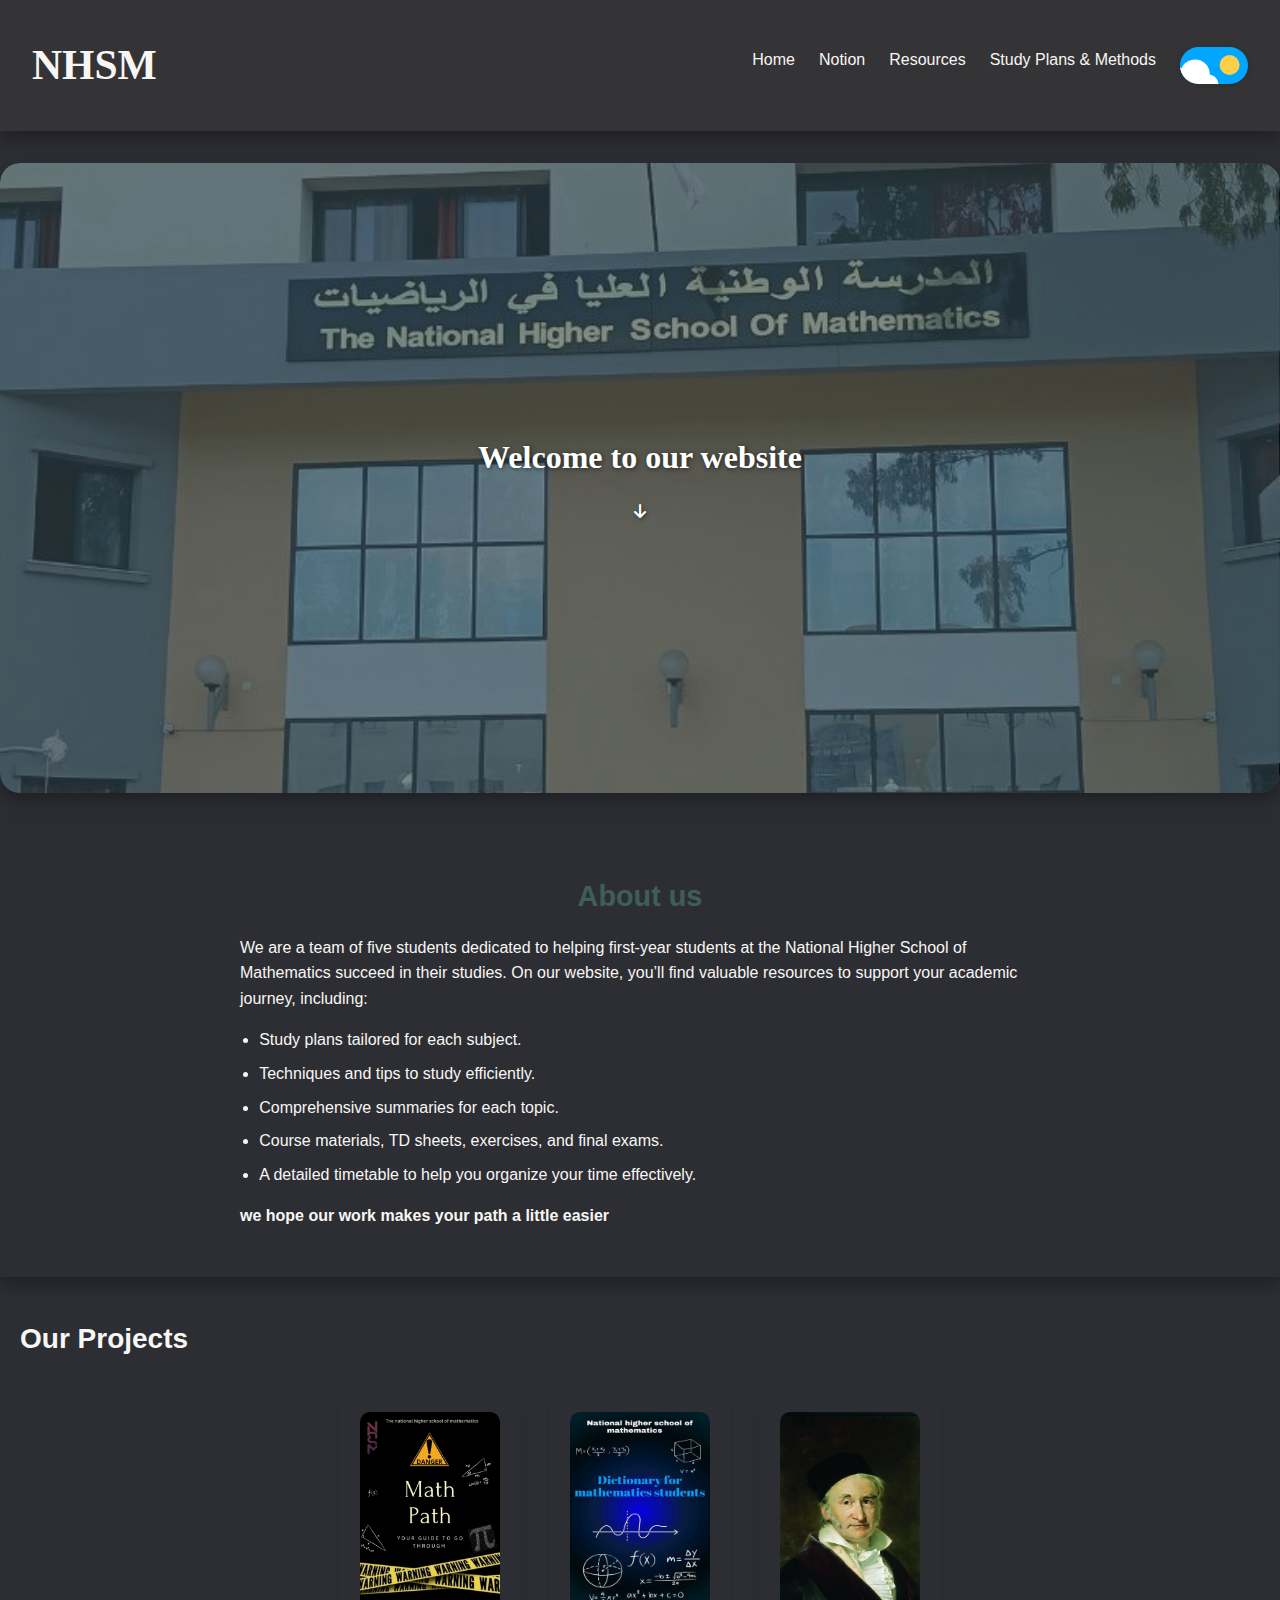
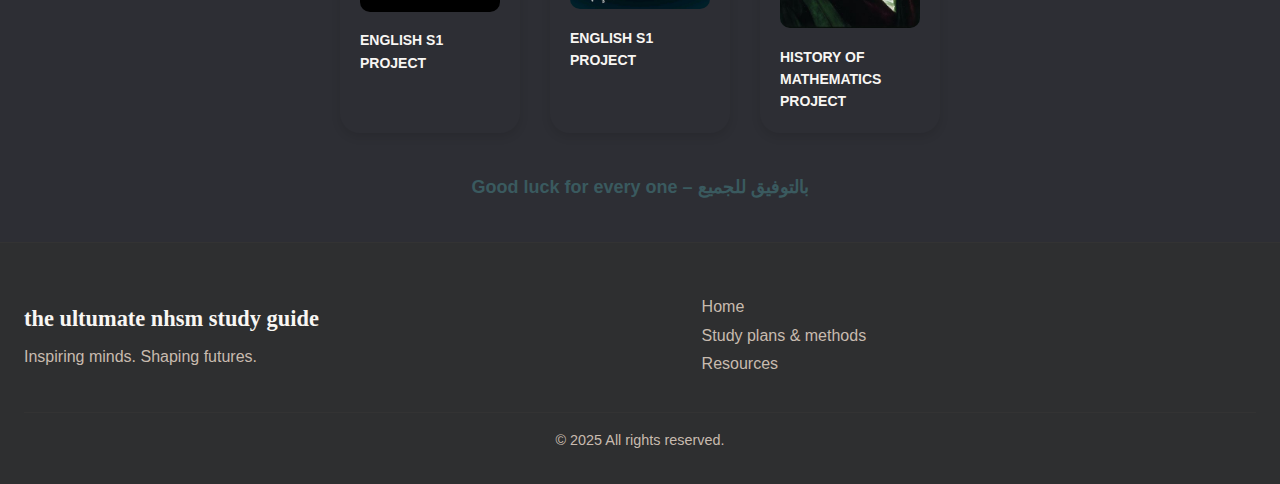
<file: index.html>
<!DOCTYPE html>
<html lang="en">
<head>
  <meta charset="UTF-8">
  <meta name="viewport" content="width=device-width, initial-scale=1.0">
  <title>Homepage</title>
<link rel="stylesheet" href="style.css">
<script src="theme-toggle.js" defer></script>
<link rel="preconnect" href="https://fonts.googleapis.com">
<link rel="preconnect" href="https://fonts.gstatic.com" crossorigin>
<link href="https://fonts.googleapis.com/css2?family=Marcellus&family=Oswald:wght@200..700&display=swap" rel="stylesheet">
<link rel="stylesheet" href="https://cdnjs.cloudflare.com/ajax/libs/font-awesome/6.5.0/css/all.min.css">

</head>
<body>
<header>
  <nav>
    <div id="logo">NHSM</div>

    <button class="menu-toggle" id="menu-toggle">
      ☰
    </button>

    <ul class="navbar" id="navbar">
      <li><a href="index.html">Home</a></li>
      <li><a href="https://www.notion.so/Student-Planner-1034c75a4c62803097b1d94fe3885897?pvs=4">Notion</a></li>
      <li class="dropdown">
        <a href="resource.html">Resources</a>
        <ul class="dropdown-menu">
          <li><a href="alg.html">Algebra 1&2</a></li>
          <li><a href="ana.html">Analysis 1&2</a></li>
          <li><a href="dis.html">Discrete Math 1&2</a></li>
          <li><a href="prob.html">Statistics and Probability</a></li>
          <li><a href="phy.html">Physics 1&2</a></li>
          <li><a href="asd.html">ASD 1&2</a></li>
          <li><a href="log.html">Logic</a></li>
        </ul>
      </li>
      <li><a href="studyplan.html">Study Plans & Methods</a></li>

      <!-- Theme switch stays here -->
      <label class="switch">
        <input checked="true" id="checkbox" type="checkbox" />
        <span class="slider">
          <div class="star star_1"></div>
          <div class="star star_2"></div>
          <div class="star star_3"></div>
          <svg viewBox="0 0 16 16" class="cloud_1 cloud">
            <path transform="matrix(.77976 0 0 .78395-299.99-418.63)" fill="#fff"
              d="m391.84 540.91c-.421-.329-.949-.524-1.523-.524-1.351 0-2.451 1.084-2.485 2.435-1.395.526-2.388 1.88-2.388 3.466 0 1.874 1.385 3.423 3.182 3.667v.034h12.73v-.006c1.775-.104 3.182-1.584 3.182-3.395 0-1.747-1.309-3.186-2.994-3.379.007-.106.011-.214.011-.322 0-2.707-2.271-4.901-5.072-4.901-2.073 0-3.856 1.202-4.643 2.925" />
          </svg>
        </span>
      </label>
    </ul>
  </nav>
</header>


<section class="hero">
  <img src="website img/school photo.PNG" alt="School Building" class="hero-image" />
  <div class="hero-overlay">
    <h1>Welcome to our website</h1>
    <p class="arrow-icon"><i class="fas fa-arrow-down"></i></p>

  </div>

</section>




<section class="about-us">
  <div class="about-text">
    <h2>About us</h2>
    <p>We are a team of five students dedicated to helping first-year students at the National Higher School of Mathematics succeed in their studies. On our website, you’ll find valuable resources to support your academic journey, including:</p>
    <ul>
      <li> Study plans tailored for each subject.</li>
      <li> Techniques and tips to study efficiently.</li>
      <li> Comprehensive summaries for each topic.</li>
      <li> Course materials, TD sheets, exercises, and final exams.</li>
      <li> A detailed timetable to help you organize your time effectively.</li>
    </ul>
    <p class="bold-blue">we hope our work makes your path a little easier</p>
  </div>
</section>

  <section class="projects-section">
    <h2>Our Projects</h2>
    <div class="projects-grid">
      <a href="ENGLISHfffff.pdf" class="project-card" target="">
        <img src="website img/photo_2025-05-19_22-54-06.jpg" alt="English S1 Project">
        <p>ENGLISH S1 PROJECT</p>
      </a>
      <a href="Dictionary for mathematics student.pdf" class="project-card" target="">
        <img src="website img/photo_2025-05-19_23-29-33.jpg" alt="English S1 Project">
        <p>ENGLISH S1 PROJECT</p>
      </a>
      <a href="GAUSS , history of mathematics.pdf" class="project-card" target="">
        <img src="website img/1310235-Carl_Friedrich_Gauss.jpg" alt="History of Mathematics">
        <p>HISTORY OF MATHEMATICS PROJECT</p>
      </a>
    </div>
    <p class="footer-text">Good luck for every one – بالتوفيق للجميع</p>
  </section>





























<footer class="footer">
  <div class="footer-content">
    <div class="footer-left">
      <h3>the ultumate nhsm study guide</h3>
      <p>Inspiring minds. Shaping futures.</p>
    </div>
    <div class="footer-right">
      <ul class="footer-links">
        <li><a href="#">Home</a></li>
        <li><a href="#">Study plans & methods </a></li>
        <li><a href="#">Resources</a></li>
        
      </ul>
    </div>
  </div>
  <div class="footer-bottom">
    <p>© 2025 All rights reserved.</p>
  </div>
</footer>

</body>
</html>
</file>
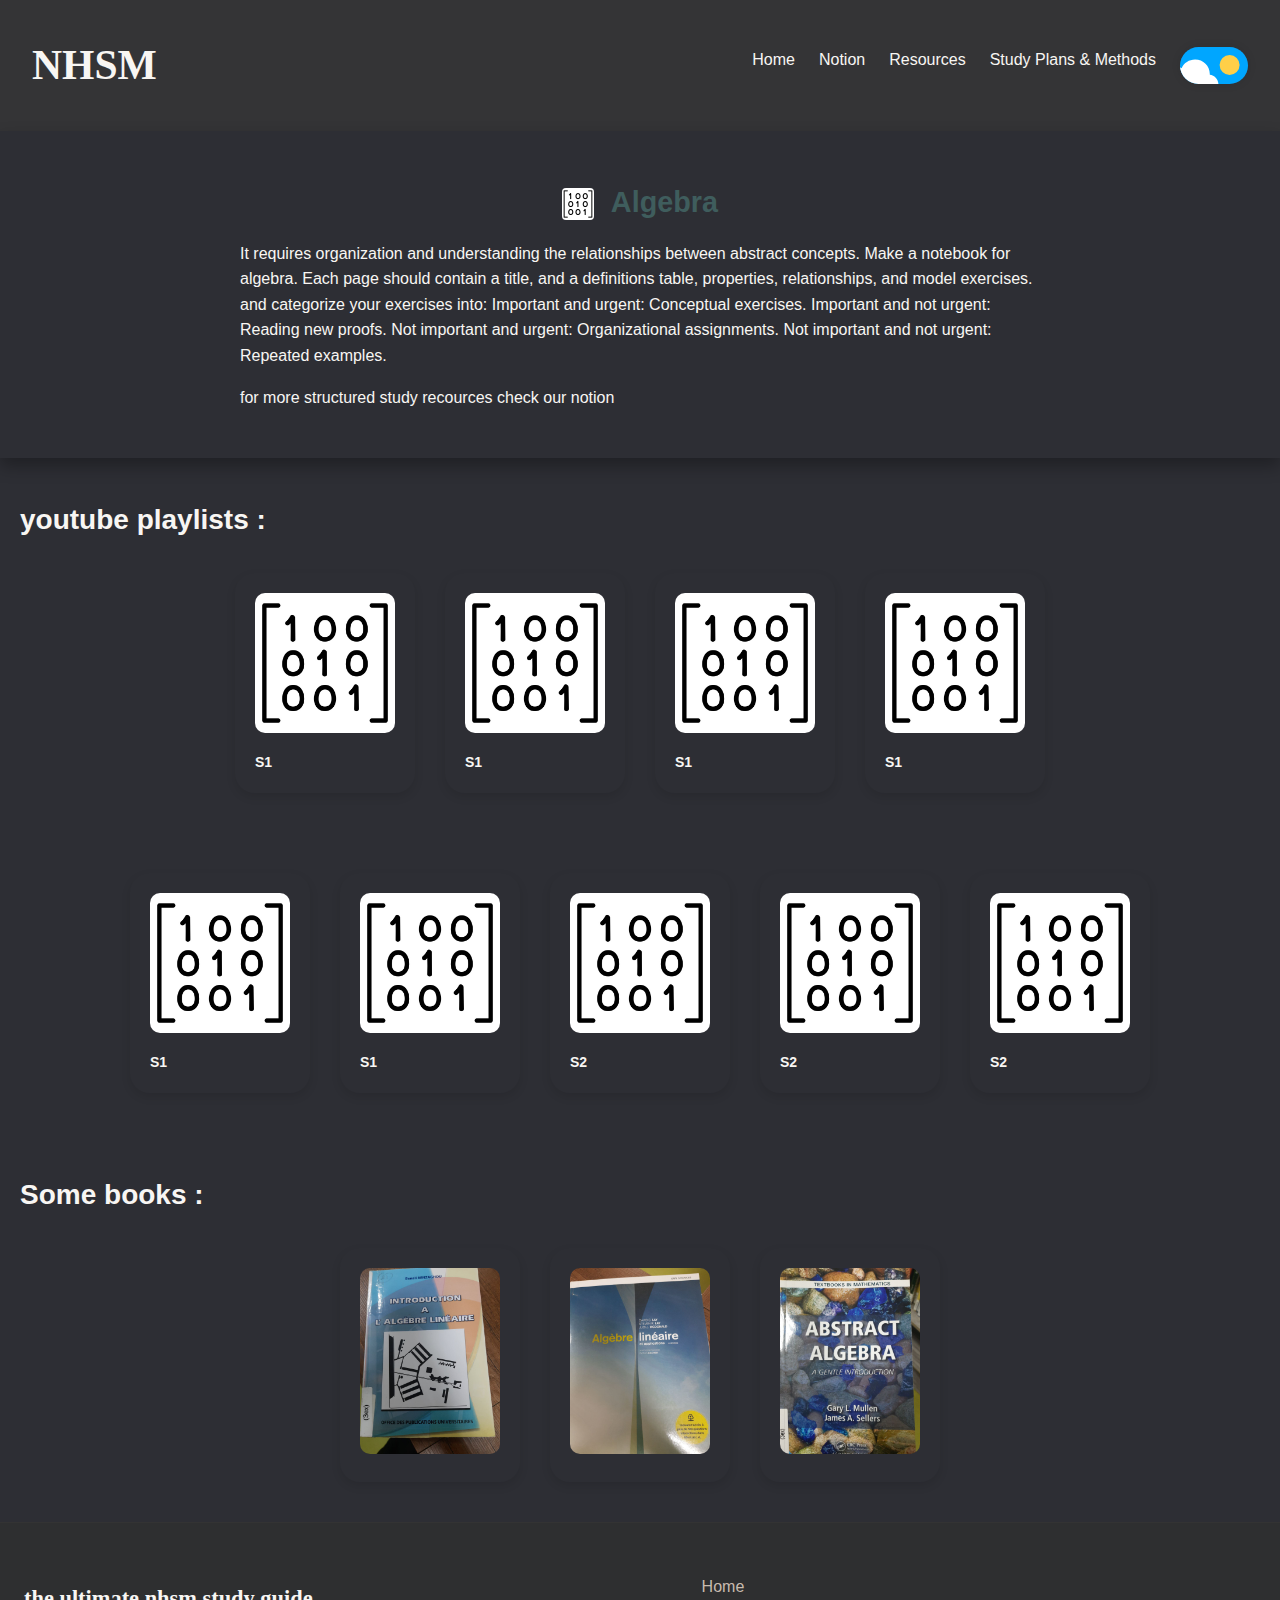
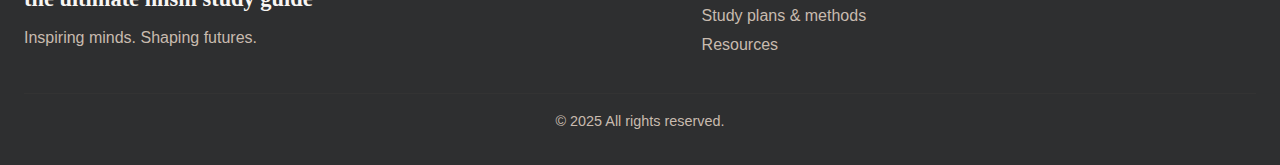
<file: alg.html>
<!DOCTYPE html>
<html lang="en">
<head>
  <meta charset="UTF-8">
  <meta name="viewport" content="width=device-width, initial-scale=1.0">
  <title> Algebra</title>
<link rel="stylesheet" href="style.css">
<script src="theme-toggle.js" defer></script>
<link rel="preconnect" href="https://fonts.googleapis.com">
<link rel="preconnect" href="https://fonts.gstatic.com" crossorigin>
<link href="https://fonts.googleapis.com/css2?family=Marcellus&family=Oswald:wght@200..700&display=swap" rel="stylesheet">
<link rel="stylesheet" href="https://cdnjs.cloudflare.com/ajax/libs/font-awesome/6.5.0/css/all.min.css">

</head>
<body>
<header>
  <nav>
    <div id="logo">NHSM</div>

    <button class="menu-toggle" id="menu-toggle">
      ☰
    </button>

    <ul class="navbar" id="navbar">
      <li><a href="index.html">Home</a></li>
      <li><a href="https://www.notion.so/Student-Planner-1034c75a4c62803097b1d94fe3885897?pvs=4">Notion</a></li>
      <li class="dropdown">
        <a href="resource.html">Resources</a>
        <ul class="dropdown-menu">
          <li><a href="alg.html">Algebra 1&2</a></li>
          <li><a href="ana.html">Analysis 1&2</a></li>
          <li><a href="dis.html">Discrete Math 1&2</a></li>
          <li><a href="prob.html">Statistics and Probability</a></li>
          <li><a href="phy.html">Physics 1&2</a></li>
          <li><a href="asd.html">ASD 1&2</a></li>
          <li><a href="log.html">Logic</a></li>
        </ul>
      </li>
      <li><a href="studyplan.html">Study Plans & Methods</a></li>

      <!-- Theme switch stays here -->
      <label class="switch">
        <input checked="true" id="checkbox" type="checkbox" />
        <span class="slider">
          <div class="star star_1"></div>
          <div class="star star_2"></div>
          <div class="star star_3"></div>
          <svg viewBox="0 0 16 16" class="cloud_1 cloud">
            <path transform="matrix(.77976 0 0 .78395-299.99-418.63)" fill="#fff"
              d="m391.84 540.91c-.421-.329-.949-.524-1.523-.524-1.351 0-2.451 1.084-2.485 2.435-1.395.526-2.388 1.88-2.388 3.466 0 1.874 1.385 3.423 3.182 3.667v.034h12.73v-.006c1.775-.104 3.182-1.584 3.182-3.395 0-1.747-1.309-3.186-2.994-3.379.007-.106.011-.214.011-.322 0-2.707-2.271-4.901-5.072-4.901-2.073 0-3.856 1.202-4.643 2.925" />
          </svg>
        </span>
      </label>
    </ul>
  </nav>
</header>




<section class="about-us">
  <div class="about-text">
    
    <h2>
  <img id="moduleicon" src="website img/ALG.jpg" alt="phy" />
  <span>Algebra</span>
</h2>

    <p>It requires organization and understanding the relationships between abstract concepts.
Make a notebook for algebra. Each page should contain a title, and a definitions table, properties, relationships, and model exercises.
and categorize your exercises into:
Important and urgent: Conceptual exercises.
Important and not urgent: Reading new proofs.
Not important and urgent: Organizational assignments.
Not important and not urgent: Repeated examples.
</p>
    <p> for more structured study recources check our <a href="https://www.notion.so/Student-Planner-1034c75a4c62803097b1d94fe3885897?pvs=4" >notion</a></p>
  </div>
</section>

  <section class="projects-section">
    <h2>youtube playlists :</h2>
    <div class="projects-grid">
      <a href="https://youtube.com/playlist?list=PLDDGPdw7e6Ag1EIznZ-m-qXu4XX3A0cIz&si=CKjGgThKx_W76eZb" class="project-card" target="">
        <img src="website img/ALG.jpg" alt="English S1 Project">
        <p> S1 </p>
      </a>
      <a href="https://youtube.com/playlist?list=PLejGNNSRsSYPcXuLEk2WRh78JW-Bc40c5&si=zVvwbqtYAKH-1pPy" class="project-card" target="">
        <img src="website img/ALG.jpg" alt="English S1 Project">
        <p> S1 </p>
      </a>
      <a href="https://youtube.com/playlist?list=PLVNLDmkJxFFTFru5ltmA9rglQpKWEf7ko&si=Q4frpQKKCHWYjQSw" class="project-card" target="">
        <img src="website img/ALG.jpg" alt="English S1 Project">
        <p> S1 </p>
      </a>
       <a href="https://youtube.com/playlist?list=PLVNLDmkJxFFRTLxT1qhcbDiGCJF-jleka&si=39XpXML9wmlqVhe7 " class="project-card" target="">
        <img src="website img/ALG.jpg" alt="English S1 Project">
        <p> S1 </p>
      </a>
    
    </div>
  
  </section>
<section class="projects-section">
    <div class="projects-grid">
     
      <a href="https://youtube.com/playlist?list=PLgKSr97JkHD44H2pt-aKgdm4rsR9hNRyH&si=42QKnipcheE28O2z" class="project-card" target="">
        <img src="website img/ALG.jpg" alt="English S1 Project">
        <p> S1 </p>
      </a>
      <a href="https://youtube.com/playlist?list=PLVNLDmkJxFFSrZCmskZHMqC-D-Po3hnQs&si=x0g1WmehbGcwIXPo " class="project-card" target="">
        <img src="website img/ALG.jpg" alt="English S1 Project">
        <p> S1 </p>
      </a>
       <a href="https://youtube.com/playlist?list=PLtjcRp9Ftqb2_gVbbPIHiT21NSyAX28x5&si=hOlsIXnV8h-nerTC " class="project-card" target="">
        <img src="website img/ALG.jpg" alt="English S1 Project">
        <p> S2 </p>
      </a>
      <a href="https://youtube.com/playlist?list=PL9niwmraVUM4jLKzm1YoAxs3xkS13gPgJ&si=Ko1_Cp0fcn5LjiF-  " class="project-card" target="">
        <img src="website img/ALG.jpg" alt="English S1 Project">
        <p> S2 </p>
      </a>
      <a href="https://youtube.com/playlist?list=PLgKSr97JkHD4u1H5ptdLQd0yEgK7YwOEw&si=1l9kWLXhSk8zqZM3  " class="project-card" target="">
        <img src="website img/ALG.jpg" alt="English S1 Project">
        <p> S2 </p>
      </a>
    
    </div>
  
  </section>

<section class="projects-section">
    <h2>Some books :</h2>
    <div class="projects-grid">
      <a href="website img/ALGBOOOK1.jpg" class="project-card" target="">
        <img src="website img/ALGBOOOK1.jpg" alt="English S1 Project">
      </a>
      <a href="website img/ALGBOOK2.jpg" class="project-card" target="_blank">
        <img src="website img/ALGBOOK2.jpg" alt="English S1 Project">
        
      </a>
    
      <a href="website img/ALGBOOK4.jpg" class="project-card" target="_blank">
        <img src="website img/ALGBOOK4.jpg" alt="History of Mathematics">
        
      </a>
    </div>
    
  </section>


























<footer class="footer">
  <div class="footer-content">
    <div class="footer-left">
      <h3>the ultimate nhsm study guide</h3>
      <p>Inspiring minds. Shaping futures.</p>
    </div>
    <div class="footer-right">
      <ul class="footer-links">
        <li><a href="#">Home</a></li>
        <li><a href="#">Study plans & methods </a></li>
        <li><a href="#">Resources</a></li>
        
      </ul>
    </div>
  </div>
  <div class="footer-bottom">
    <p>© 2025 All rights reserved.</p>
  </div>
</footer>

</body>
</html>
</file>
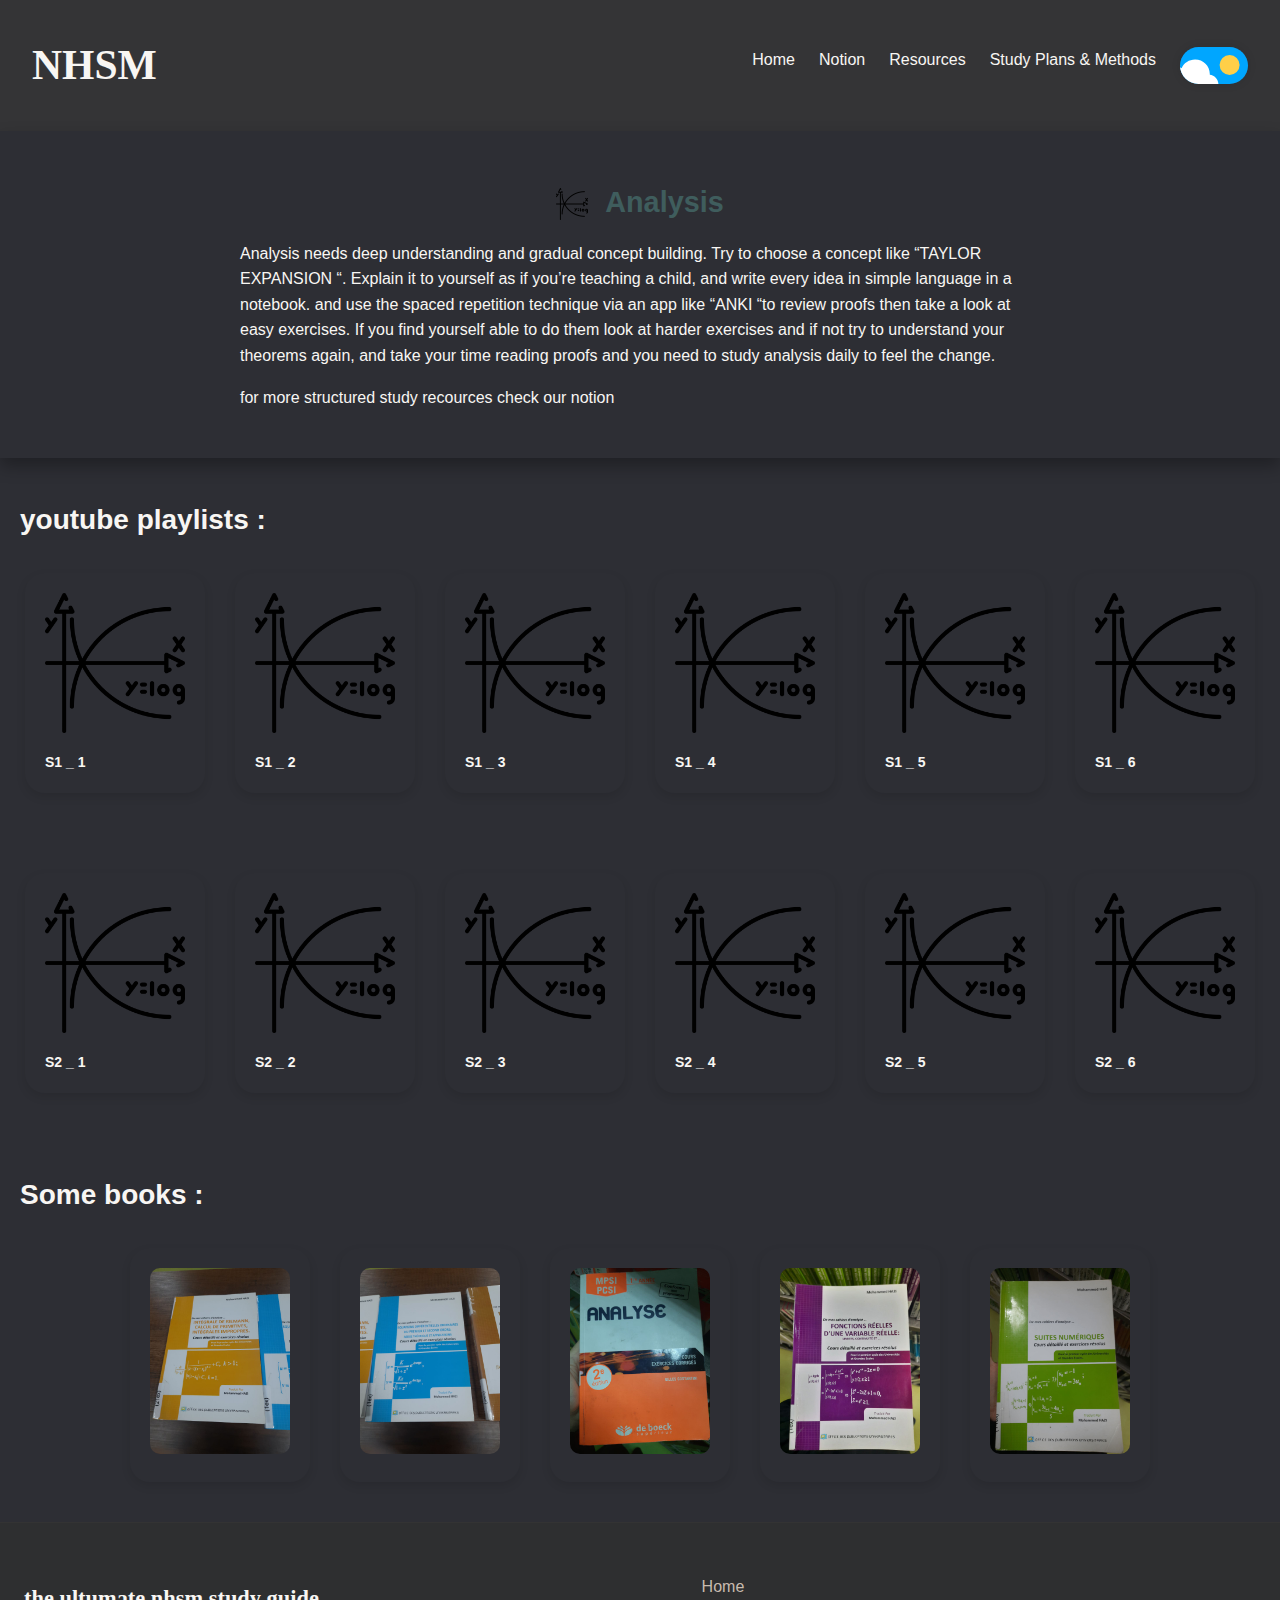
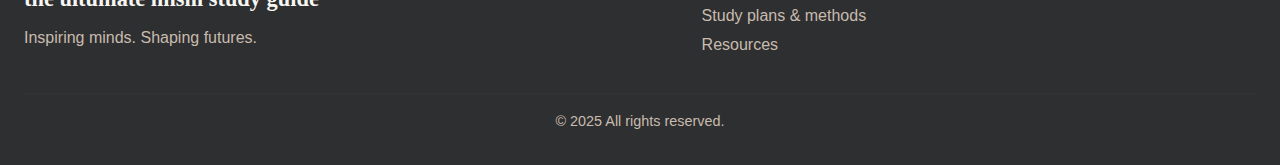
<file: ana.html>
<!DOCTYPE html>
<html lang="en">
<head>
  <meta charset="UTF-8">
  <meta name="viewport" content="width=device-width, initial-scale=1.0">
  <title>Analysis</title>
<link rel="stylesheet" href="style.css">
<script src="theme-toggle.js" defer></script>
<link rel="preconnect" href="https://fonts.googleapis.com">
<link rel="preconnect" href="https://fonts.gstatic.com" crossorigin>
<link href="https://fonts.googleapis.com/css2?family=Marcellus&family=Oswald:wght@200..700&display=swap" rel="stylesheet">
<link rel="stylesheet" href="https://cdnjs.cloudflare.com/ajax/libs/font-awesome/6.5.0/css/all.min.css">

</head>
<body>
<header>
  <nav>
    <div id="logo">NHSM</div>

    <button class="menu-toggle" id="menu-toggle">
      ☰
    </button>

    <ul class="navbar" id="navbar">
      <li><a href="index.html">Home</a></li>
      <li><a href="https://www.notion.so/Student-Planner-1034c75a4c62803097b1d94fe3885897?pvs=4">Notion</a></li>
      <li class="dropdown">
        <a href="resource.html">Resources</a>
        <ul class="dropdown-menu">
          <li><a href="alg.html">Algebra 1&2</a></li>
          <li><a href="ana.html">Analysis 1&2</a></li>
          <li><a href="dis.html">Discrete Math 1&2</a></li>
          <li><a href="prob.html">Statistics and Probability</a></li>
          <li><a href="phy.html">Physics 1&2</a></li>
          <li><a href="asd.html">ASD 1&2</a></li>
          <li><a href="log.html">Logic</a></li>
        </ul>
      </li>
      <li><a href="studyplan.html">Study Plans & Methods</a></li>

      <!-- Theme switch stays here -->
      <label class="switch">
        <input checked="true" id="checkbox" type="checkbox" />
        <span class="slider">
          <div class="star star_1"></div>
          <div class="star star_2"></div>
          <div class="star star_3"></div>
          <svg viewBox="0 0 16 16" class="cloud_1 cloud">
            <path transform="matrix(.77976 0 0 .78395-299.99-418.63)" fill="#fff"
              d="m391.84 540.91c-.421-.329-.949-.524-1.523-.524-1.351 0-2.451 1.084-2.485 2.435-1.395.526-2.388 1.88-2.388 3.466 0 1.874 1.385 3.423 3.182 3.667v.034h12.73v-.006c1.775-.104 3.182-1.584 3.182-3.395 0-1.747-1.309-3.186-2.994-3.379.007-.106.011-.214.011-.322 0-2.707-2.271-4.901-5.072-4.901-2.073 0-3.856 1.202-4.643 2.925" />
          </svg>
        </span>
      </label>
    </ul>
  </nav>
</header>





<section class="about-us">
  <div class="about-text">
    
    <h2>
  <img id="moduleicon" src="website img/ANA.png" alt="phy" />
  <span>Analysis</span>
</h2>

    <p>Analysis needs deep understanding and gradual concept building. Try to choose a concept like “TAYLOR EXPANSION “. Explain it to yourself as if you’re teaching a child, and write every idea in simple language in a notebook. and use the spaced repetition technique via an app like “ANKI “to review proofs then take a look at easy exercises. If you find yourself able to do them look at harder exercises and if not try to understand your theorems again, and take your time reading proofs and you need to study analysis daily to feel the change.</p>
    <p> for more structured study recources check our <a href="https://www.notion.so/Student-Planner-1034c75a4c62803097b1d94fe3885897?pvs=4" >notion</a></p>
  </div>
</section>

  <section class="projects-section">
    <h2>youtube playlists :</h2>
    <div class="projects-grid">
      <a href="https://youtube.com/playlist?list=PL20E5F69BB88FEDEE&si=OfacEFJbucNloYtl" class="project-card" target="">
        <img src="website img/ANA.png" alt="English S1 Project">
        <p> S1 _ 1</p>
      </a>
      <a href="https://youtube.com/playlist?list=PL02B78D753AFA8098&si=hyIqRGw25KI9jn_I" class="project-card" target="">
        <img src="website img/ANA.png" alt="English S1 Project">
        <p> S1 _ 2 </p>
      </a>
      <a href="https://youtube.com/playlist?list=PL7FE0CECE4B4C0FB8&si=x0004OA3CpX7Rf9j" class="project-card" target="">
        <img src="website img/ANA.png" alt="English S1 Project">
        <p> S1 _ 3 </p>
      </a>
    <a href="https://youtube.com/playlist?list=PLgKSr97JkHD4T4XW_oaEyzufSb6HlnPc0&si=m1f0pZadtArrgM9o" class="project-card" target="">
        <img src="website img/ANA.png" alt="English S1 Project">
        <p> S1 _ 4 </p>
      </a>
      <a href="https://youtube.com/playlist?list=PLtjcRp9Ftqb3iYpKfEnfToMBOqlzgS-o_&si=Aysl9O0puplDQJlV" class="project-card" target="">
        <img src="website img/ANA.png" alt="English S1 Project">
        <p> S1 _ 5</p>
      </a>
      <a href="https://youtube.com/playlist?list=PLgKSr97JkHD5bolvStigFu3J5iA4DepKg&si=vSmjVtH24QR47zPj" class="project-card" target="">
        <img src="website img/ANA.png" alt="English S1 Project">
        <p> S1 _ 6</p>
      </a>
    </div>
  
  </section>
<section class="projects-section">
    <div class="projects-grid">
      <a href="https://youtube.com/playlist?list=PLbiFNSqWToIiyeIOXUQKPA1RNrU5ERJqk&si=fi_L1FE3VC-iB-HG " class="project-card" target="">
        <img src="website img/ANA.png" alt="English S1 Project">
        <p> S2  _ 1</p>
      </a>
      <a href="https://youtube.com/playlist?list=PLIznM09WVcDS-M3ch2bO9APe41G-b-kQZ&si=6C617OZEsnTrYNbW" class="project-card" target="">
        <img src="website img/ANA.png" alt="English S1 Project">
        <p> S2 _ 2 </p>
      </a>
      <a href="https://youtube.com/playlist?list=PLIznM09WVcDSX_ud42i8_2d1QsXo3HGkd&si=_rRw2TrC2dPhOPci " class="project-card" target="">
        <img src="website img/ANA.png" alt="English S1 Project">
        <p> S2 _ 3 </p>
      </a>
       <a href="https://youtube.com/playlist?list=PLIznM09WVcDRWD2uK52cMOnBK4SfLnCNy&si=9xKkFy8aPM03OQfC" class="project-card" target="">
        <img src="website img/ANA.png" alt="English S1 Project">
        <p> S2 _ 4 </p>
      </a>
      <a href="https://youtube.com/playlist?list=PLIznM09WVcDSgmwDHM2Gf2yge_7z8_9Go&si=Zm-mGKIvSbUNXAnG" class="project-card" target="">
        <img src="website img/ANA.png" alt="English S1 Project">
        <p> S2  _ 5</p>
      </a>
       <a href="https://youtube.com/playlist?list=PLIznM09WVcDS1rmb4X1a1wn_JHOEMPPTa&si=jqyYZ8P-WUlv-jmK  " class="project-card" target="">
        <img src="website img/ANA.png" alt="English S1 Project">
        <p> S2 _ 6 </p>
      </a>
    
    </div>
  
  </section>

<section class="projects-section">
    <h2>Some books :</h2>
    <div class="projects-grid">
      <a href="website img/ANABOOK1.jpg" class="project-card" target="">
        <img src="website img/ANABOOK1.jpg" alt="English S1 Project">
      </a>
       <a href="website img/ANABOOK2.jpg" class="project-card" target="">
        <img src="website img/ANABOOK2.jpg" alt="English S1 Project">
      </a>
       <a href="website img/ANABOOK3.jpg" class="project-card" target="">
        <img src="website img/ANABOOK3.jpg" alt="English S1 Project">
      </a>
       <a href="website img/ANABOOK4.jpg" class="project-card" target="">
        <img src="website img/ANABOOK4.jpg" alt="English S1 Project">
      </a>
       <a href="website img/ANABOOK5.jpg" class="project-card" target="">
        <img src="website img/ANABOOK5.jpg" alt="English S1 Project">
      </a>
      
    </div>
    
  </section>


























<footer class="footer">
  <div class="footer-content">
    <div class="footer-left">
      <h3>the ultumate nhsm study guide</h3>
      <p>Inspiring minds. Shaping futures.</p>
    </div>
    <div class="footer-right">
      <ul class="footer-links">
        <li><a href="#">Home</a></li>
        <li><a href="#">Study plans & methods </a></li>
        <li><a href="#">Resources</a></li>
        
      </ul>
    </div>
  </div>
  <div class="footer-bottom">
    <p>© 2025 All rights reserved.</p>
  </div>
</footer>

</body>
</html>
</file>
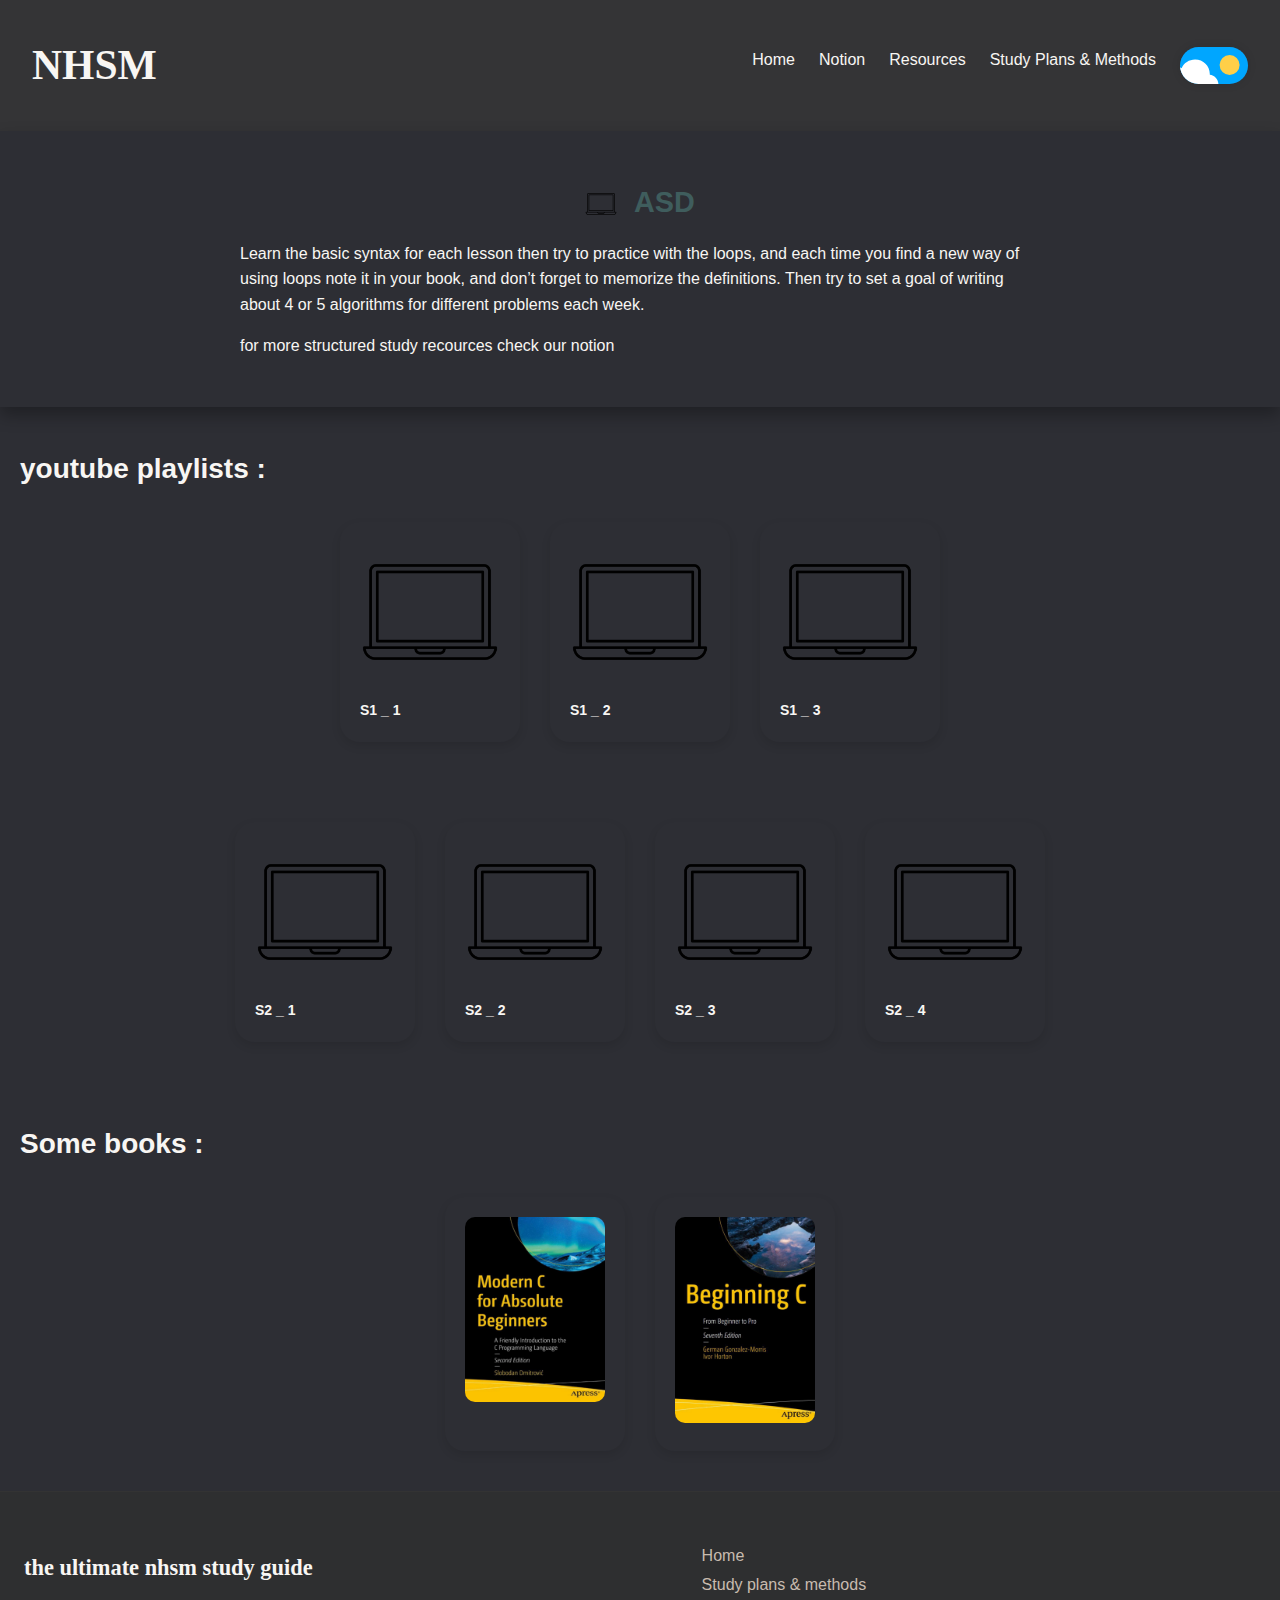
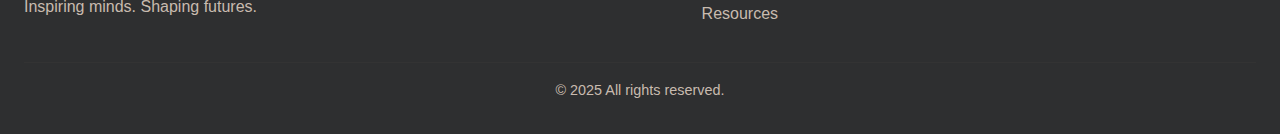
<file: asd.html>
<!DOCTYPE html>
<html lang="en">
<head>
  <meta charset="UTF-8">
  <meta name="viewport" content="width=device-width, initial-scale=1.0">
  <title>ASD</title>
<link rel="stylesheet" href="style.css">
<script src="theme-toggle.js" defer></script>
<link rel="preconnect" href="https://fonts.googleapis.com">
<link rel="preconnect" href="https://fonts.gstatic.com" crossorigin>
<link href="https://fonts.googleapis.com/css2?family=Marcellus&family=Oswald:wght@200..700&display=swap" rel="stylesheet">
<link rel="stylesheet" href="https://cdnjs.cloudflare.com/ajax/libs/font-awesome/6.5.0/css/all.min.css">

</head>
<body>
<header>
  <nav>
    <div id="logo">NHSM</div>

    <button class="menu-toggle" id="menu-toggle">
      ☰
    </button>

    <ul class="navbar" id="navbar">
      <li><a href="index.html">Home</a></li>
      <li><a href="https://www.notion.so/Student-Planner-1034c75a4c62803097b1d94fe3885897?pvs=4">Notion</a></li>
      <li class="dropdown">
        <a href="resource.html">Resources</a>
        <ul class="dropdown-menu">
          <li><a href="alg.html">Algebra 1&2</a></li>
          <li><a href="ana.html">Analysis 1&2</a></li>
          <li><a href="dis.html">Discrete Math 1&2</a></li>
          <li><a href="prob.html">Statistics and Probability</a></li>
          <li><a href="phy.html">Physics 1&2</a></li>
          <li><a href="asd.html">ASD 1&2</a></li>
          <li><a href="log.html">Logic</a></li>
        </ul>
      </li>
      <li><a href="studyplan.html">Study Plans & Methods</a></li>

      <!-- Theme switch stays here -->
      <label class="switch">
        <input checked="true" id="checkbox" type="checkbox" />
        <span class="slider">
          <div class="star star_1"></div>
          <div class="star star_2"></div>
          <div class="star star_3"></div>
          <svg viewBox="0 0 16 16" class="cloud_1 cloud">
            <path transform="matrix(.77976 0 0 .78395-299.99-418.63)" fill="#fff"
              d="m391.84 540.91c-.421-.329-.949-.524-1.523-.524-1.351 0-2.451 1.084-2.485 2.435-1.395.526-2.388 1.88-2.388 3.466 0 1.874 1.385 3.423 3.182 3.667v.034h12.73v-.006c1.775-.104 3.182-1.584 3.182-3.395 0-1.747-1.309-3.186-2.994-3.379.007-.106.011-.214.011-.322 0-2.707-2.271-4.901-5.072-4.901-2.073 0-3.856 1.202-4.643 2.925" />
          </svg>
        </span>
      </label>
    </ul>
  </nav>
</header>





<section class="about-us">
  <div class="about-text">
    
    <h2>
  <img id="moduleicon" src="website img/ASD.png" alt="phy" />
  <span>ASD</span>
</h2>

    <p>Learn the basic syntax for each lesson then try to practice with the loops, and each time you find a new way of using loops note it in your book, and don’t forget to memorize the definitions. Then try to set a goal of writing about 4 or 5 algorithms for different problems each week.</p>
    <p> for more structured study recources check our <a href="https://www.notion.so/Student-Planner-1034c75a4c62803097b1d94fe3885897?pvs=4" >notion</a></p>
  </div>
</section>

  <section class="projects-section">
    <h2>youtube playlists :</h2>
    <div class="projects-grid">
      <a href="https://youtube.com/playlist?list=PLZpzLuUp9qXwrApSukhtvpi4U6l-INcTI&si=objKub-1cB9ifXuf" class="project-card" target="">
        <img src="website img/ASD.png" alt="English S1 Project">
        <p> S1 _ 1</p>
      </a>
      <a href="https://youtube.com/playlist?list=PLLXxbxMwpPFldFk4tfCVuOPfWuflC9tHE&si=ob74JAU0lOtma0tw " class="project-card" target="">
        <img src="website img/ASD.png" alt="English S1 Project">
        <p> S1 _ 2 </p>
      </a>
      <a href="https://youtube.com/playlist?list=PLLXxbxMwpPFln0VOdZ0-0Z0cCju350NgZ&si=zIqR0A1z4gBTfnqS " class="project-card" target="">
        <img src="website img/ASD.png" alt="English S1 Project">
        <p> S1 _ 3 </p>
      </a>
    
    </div>
  
  </section>
<section class="projects-section">
    <div class="projects-grid">
      <a href="https://youtu.be/KJgsSFOSQv0?si=TOBDKGdMxWEBt6Sk " class="project-card" target="">
        <img src="website img/ASD.png" alt="English S1 Project">
        <p> S2  _ 1</p>
      </a>
      <a href="https://youtube.com/playlist?list=PLLXxbxMwpPFnryEvWJaAadcDfhsFqPyLc&si=L0Dr1zyR-P0RzYB5" class="project-card" target="">
        <img src="website img/ASD.png" alt="English S1 Project">
        <p> S2 _ 2 </p>
      </a>
      <a href="https://youtu.be/ssJY5MDLjlo?si=nL1iIGI3W_3U4dvR " class="project-card" target="">
        <img src="website img/ASD.png" alt="English S1 Project">
        <p> S2 _ 3 </p>
      </a>
       <a href="https://youtube.com/playlist?list=PLZpzLuUp9qXxKSkKT43ppqzb8c2ahO4VS&si=6NC7B-gdav9oOB0c" class="project-card" target="">
        <img src="website img/ASD.png" alt="English S1 Project">
        <p> S2 _ 4 </p>
      </a>
      
    
    </div>
  
  </section>

<section class="projects-section">
    <h2>Some books :</h2>
    <div class="projects-grid">
         <a href="website img/ASDBOOK2.jpg" class="project-card" target="">
        <img src="website img/ASDBOOK2.jpg" alt="English S1 Project">
      </a>
      <a href="website img/ASDBOOK1.jpg" class="project-card" target="_blank">
        <img src="website img/ASDBOOK1.jpg" alt="English S1 Project">
        
      </a>
    </div>
    
  </section>


























<footer class="footer">
  <div class="footer-content">
    <div class="footer-left">
      <h3>the ultimate nhsm study guide</h3>
      <p>Inspiring minds. Shaping futures.</p>
    </div>
    <div class="footer-right">
      <ul class="footer-links">
        <li><a href="#">Home</a></li>
        <li><a href="#">Study plans & methods </a></li>
        <li><a href="#">Resources</a></li>
        
      </ul>
    </div>
  </div>
  <div class="footer-bottom">
    <p>© 2025 All rights reserved.</p>
  </div>
</footer>

</body>
</html>
</file>
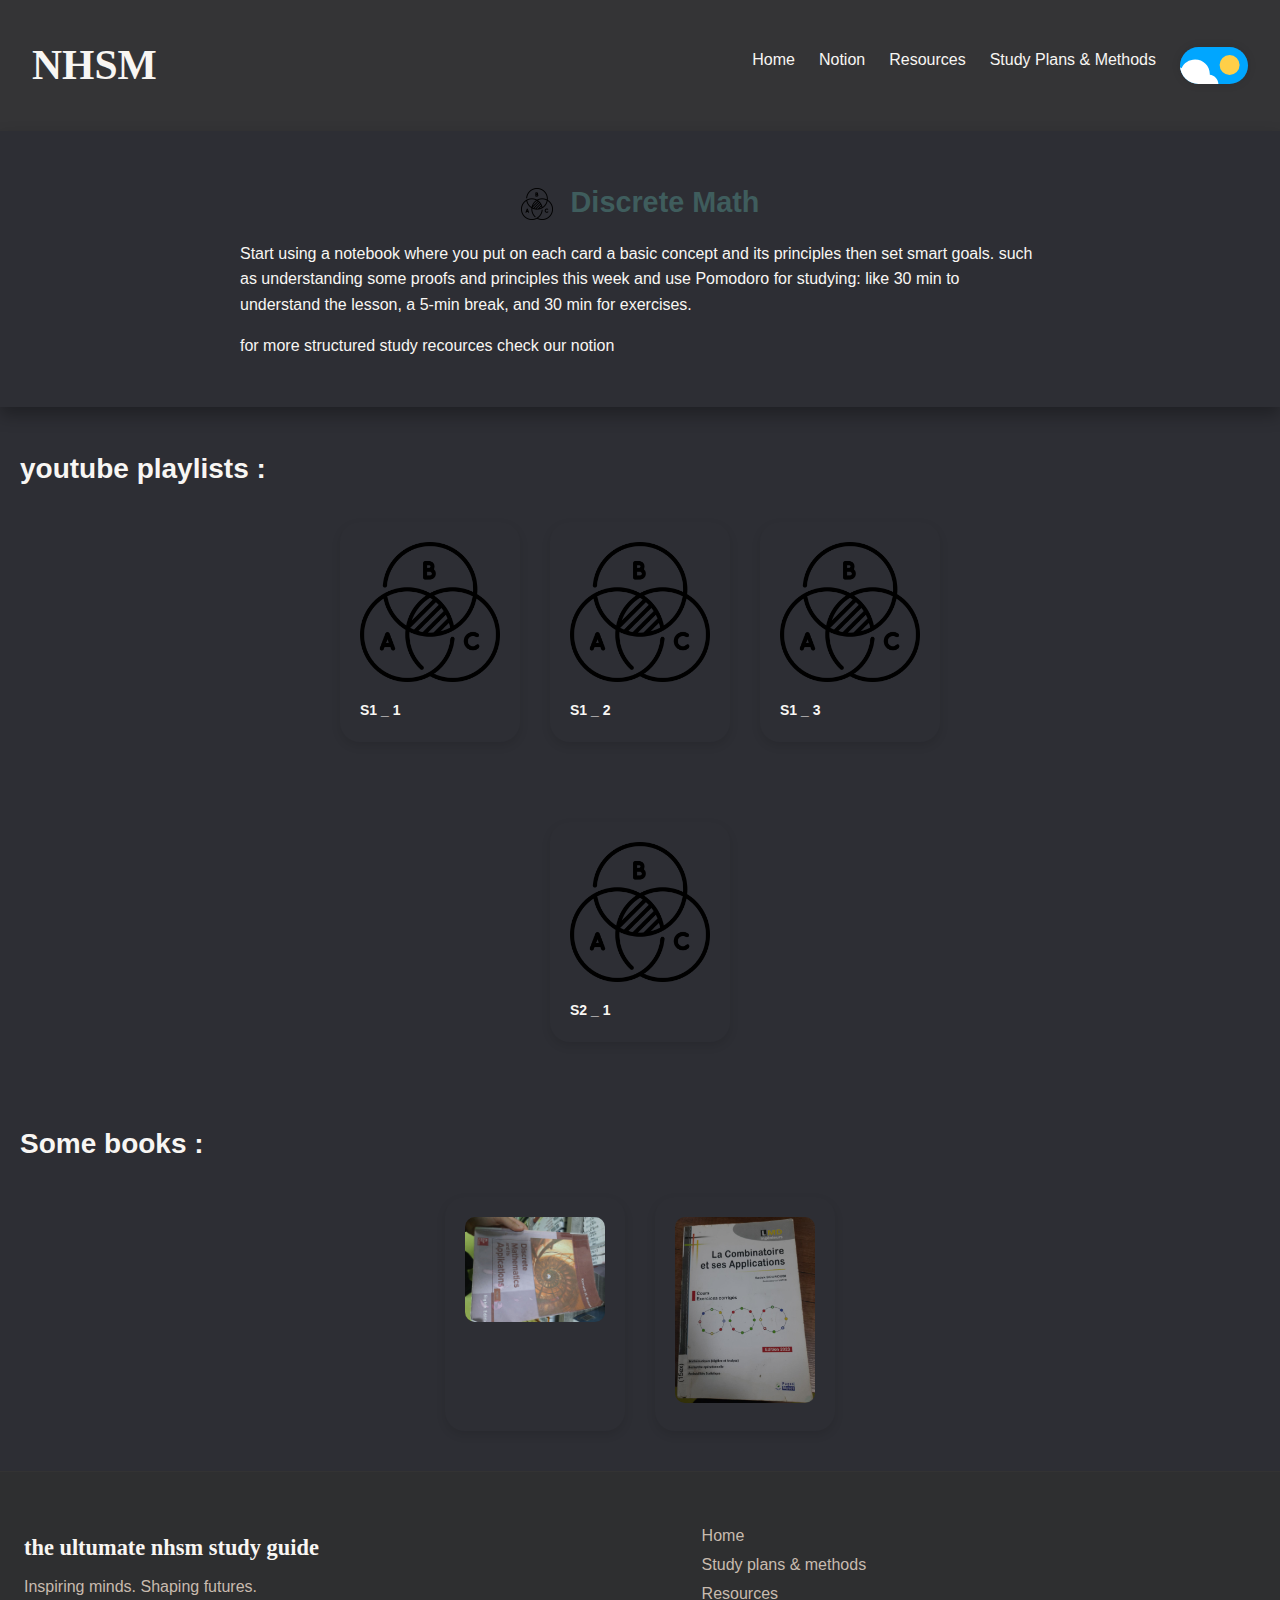
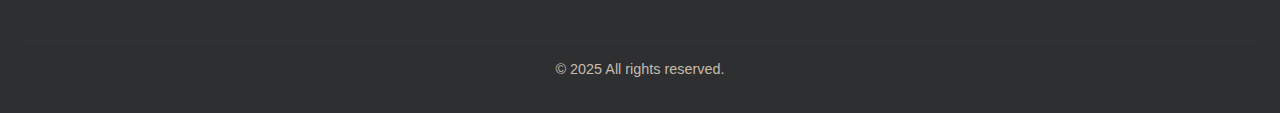
<file: dis.html>
<!DOCTYPE html>
<html lang="en">
<head>
  <meta charset="UTF-8">
  <meta name="viewport" content="width=device-width, initial-scale=1.0">
  <title>Discrete Math</title>
<link rel="stylesheet" href="style.css">
<script src="theme-toggle.js" defer></script>
<link rel="preconnect" href="https://fonts.googleapis.com">
<link rel="preconnect" href="https://fonts.gstatic.com" crossorigin>
<link href="https://fonts.googleapis.com/css2?family=Marcellus&family=Oswald:wght@200..700&display=swap" rel="stylesheet">
<link rel="stylesheet" href="https://cdnjs.cloudflare.com/ajax/libs/font-awesome/6.5.0/css/all.min.css">

</head>
<body>
<header>
  <nav>
    <div id="logo">NHSM</div>

    <button class="menu-toggle" id="menu-toggle">
      ☰
    </button>

    <ul class="navbar" id="navbar">
      <li><a href="index.html">Home</a></li>
      <li><a href="https://www.notion.so/Student-Planner-1034c75a4c62803097b1d94fe3885897?pvs=4">Notion</a></li>
      <li class="dropdown">
        <a href="resource.html">Resources</a>
        <ul class="dropdown-menu">
          <li><a href="alg.html">Algebra 1&2</a></li>
          <li><a href="ana.html">Analysis 1&2</a></li>
          <li><a href="dis.html">Discrete Math 1&2</a></li>
          <li><a href="prob.html">Statistics and Probability</a></li>
          <li><a href="phy.html">Physics 1&2</a></li>
          <li><a href="asd.html">ASD 1&2</a></li>
          <li><a href="log.html">Logic</a></li>
        </ul>
      </li>
      <li><a href="studyplan.html">Study Plans & Methods</a></li>

      <!-- Theme switch stays here -->
      <label class="switch">
        <input checked="true" id="checkbox" type="checkbox" />
        <span class="slider">
          <div class="star star_1"></div>
          <div class="star star_2"></div>
          <div class="star star_3"></div>
          <svg viewBox="0 0 16 16" class="cloud_1 cloud">
            <path transform="matrix(.77976 0 0 .78395-299.99-418.63)" fill="#fff"
              d="m391.84 540.91c-.421-.329-.949-.524-1.523-.524-1.351 0-2.451 1.084-2.485 2.435-1.395.526-2.388 1.88-2.388 3.466 0 1.874 1.385 3.423 3.182 3.667v.034h12.73v-.006c1.775-.104 3.182-1.584 3.182-3.395 0-1.747-1.309-3.186-2.994-3.379.007-.106.011-.214.011-.322 0-2.707-2.271-4.901-5.072-4.901-2.073 0-3.856 1.202-4.643 2.925" />
          </svg>
        </span>
      </label>
    </ul>
  </nav>
</header>





<section class="about-us">
  <div class="about-text">
    
    <h2>
  <img id="moduleicon" src="website img/DISM.png" alt="phy" />
  <span>Discrete Math</span>
</h2>

    <p>Start using a notebook where you put on each card a basic concept and its principles then set smart goals. such as understanding some proofs and principles this week and use Pomodoro for studying: like 30 min to understand the lesson, a 5-min break, and 30 min for exercises.</p>
    <p> for more structured study recources check our <a href="https://www.notion.so/Student-Planner-1034c75a4c62803097b1d94fe3885897?pvs=4" >notion</a></p>
  </div>
</section>

  <section class="projects-section">
    <h2>youtube playlists :</h2>
    <div class="projects-grid">
      <a href="https://youtube.com/playlist?list=PLl-gb0E4MII0sGLCJeqDB3y63HZ6lM5LJ&si=qgwAzC5uYpkNAZYD" class="project-card" target="">
        <img src="website img/DISM.png" alt="English S1 Project">
        <p> S1 _ 1</p>
      </a>
      <a href="https://youtube.com/playlist?list=PLxIvc-MGOs6gZlMVYOOEtUHJmfUquCjwz&si=jgNJyIDirj3EFgUl " class="project-card" target="">
        <img src="website img/DISM.png" alt="English S1 Project">
        <p> S1 _ 2 </p>
      </a>
      <a href="https://youtube.com/playlist?list=PLVXVMz-7-duUbBz1OcSFydz1vmLkRCVNu&si=qx1KT_ZAygo4f_9p " class="project-card" target="">
        <img src="website img/DISM.png" alt="English S1 Project">
        <p> S1 _ 3 </p>
      </a>
   
     
    </div>
  
  </section>
<section class="projects-section">
    <div class="projects-grid">
      <a href="https://youtube.com/playlist?list=PLpcU2wNhmPYdHenuuVEGxi-511Tp84TDl&si=AYiYl_E1SXR0Cz" class="project-card" target="">
        <img src="website img/DISM.png" alt="English S1 Project">
        <p> S2  _ 1</p>
      </a>
     
    
    </div>
  
  </section>

<section class="projects-section">
    <h2>Some books :</h2>
    <div class="projects-grid">
      <a href="website img/DISMATBOOK1.jpg" class="project-card" target="">
        <img src="website img/DISMATBOOK1.jpg" alt="English S1 Project">
      </a>
       <a href="website img/DISMATBOOK2.jpg" class="project-card" target="">
        <img src="website img/DISMATBOOK2.jpg" alt="English S1 Project">
      </a>
     
      
    </div>
    
  </section>


























<footer class="footer">
  <div class="footer-content">
    <div class="footer-left">
      <h3>the ultumate nhsm study guide</h3>
      <p>Inspiring minds. Shaping futures.</p>
    </div>
    <div class="footer-right">
      <ul class="footer-links">
        <li><a href="#">Home</a></li>
        <li><a href="#">Study plans & methods </a></li>
        <li><a href="#">Resources</a></li>
        
      </ul>
    </div>
  </div>
  <div class="footer-bottom">
    <p>© 2025 All rights reserved.</p>
  </div>
</footer>

</body>
</html>
</file>
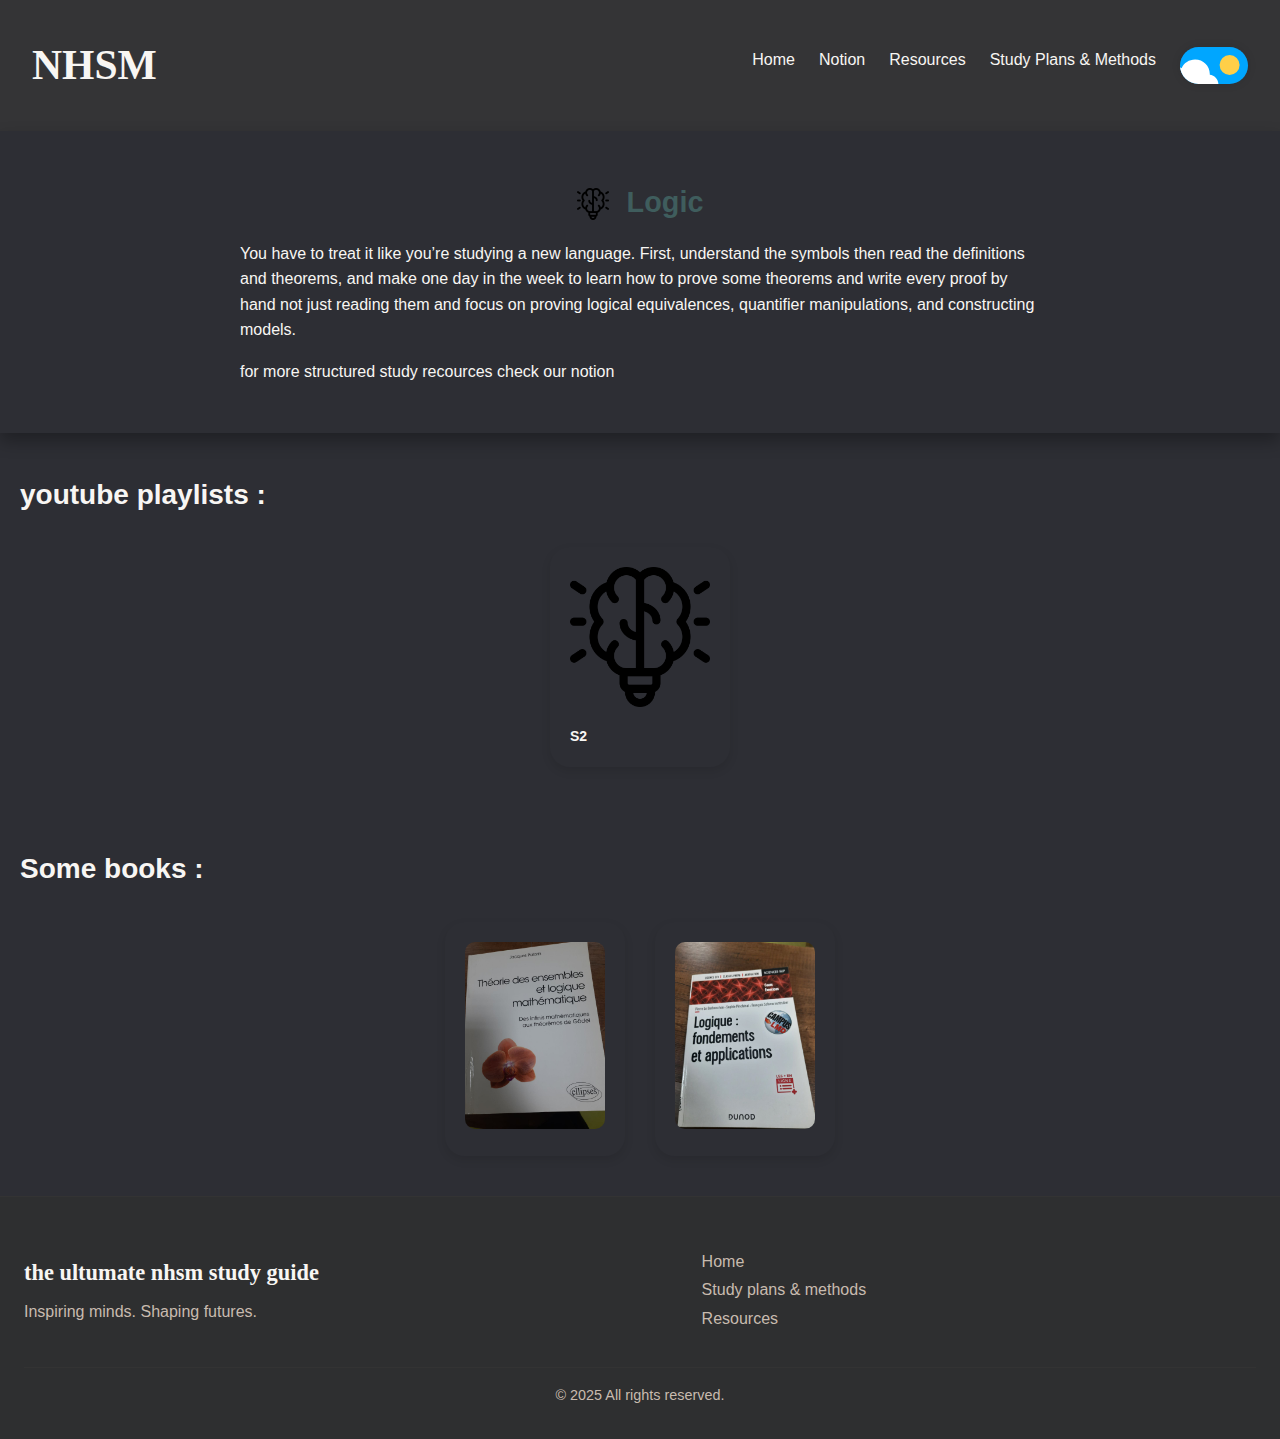
<file: log.html>
<!DOCTYPE html>
<html lang="en">
<head>
  <meta charset="UTF-8">
  <meta name="viewport" content="width=device-width, initial-scale=1.0">
  <title>Logic</title>
<link rel="stylesheet" href="style.css">
<script src="theme-toggle.js" defer></script>
<link rel="preconnect" href="https://fonts.googleapis.com">
<link rel="preconnect" href="https://fonts.gstatic.com" crossorigin>
<link href="https://fonts.googleapis.com/css2?family=Marcellus&family=Oswald:wght@200..700&display=swap" rel="stylesheet">
<link rel="stylesheet" href="https://cdnjs.cloudflare.com/ajax/libs/font-awesome/6.5.0/css/all.min.css">

</head>
<body>
<header>
  <nav>
    <div id="logo">NHSM</div>

    <button class="menu-toggle" id="menu-toggle">
      ☰
    </button>

    <ul class="navbar" id="navbar">
      <li><a href="index.html">Home</a></li>
      <li><a href="https://www.notion.so/Student-Planner-1034c75a4c62803097b1d94fe3885897?pvs=4">Notion</a></li>
      <li class="dropdown">
        <a href="resource.html">Resources</a>
        <ul class="dropdown-menu">
          <li><a href="alg.html">Algebra 1&2</a></li>
          <li><a href="ana.html">Analysis 1&2</a></li>
          <li><a href="dis.html">Discrete Math 1&2</a></li>
          <li><a href="prob.html">Statistics and Probability</a></li>
          <li><a href="phy.html">Physics 1&2</a></li>
          <li><a href="asd.html">ASD 1&2</a></li>
          <li><a href="log.html">Logic</a></li>
        </ul>
      </li>
      <li><a href="studyplan.html">Study Plans & Methods</a></li>

      <!-- Theme switch stays here -->
      <label class="switch">
        <input checked="true" id="checkbox" type="checkbox" />
        <span class="slider">
          <div class="star star_1"></div>
          <div class="star star_2"></div>
          <div class="star star_3"></div>
          <svg viewBox="0 0 16 16" class="cloud_1 cloud">
            <path transform="matrix(.77976 0 0 .78395-299.99-418.63)" fill="#fff"
              d="m391.84 540.91c-.421-.329-.949-.524-1.523-.524-1.351 0-2.451 1.084-2.485 2.435-1.395.526-2.388 1.88-2.388 3.466 0 1.874 1.385 3.423 3.182 3.667v.034h12.73v-.006c1.775-.104 3.182-1.584 3.182-3.395 0-1.747-1.309-3.186-2.994-3.379.007-.106.011-.214.011-.322 0-2.707-2.271-4.901-5.072-4.901-2.073 0-3.856 1.202-4.643 2.925" />
          </svg>
        </span>
      </label>
    </ul>
  </nav>
</header>





<section class="about-us">
  <div class="about-text">
    
    <h2>
  <img id="moduleicon" src="website img/LOG.png" alt="phy" />
  <span>Logic</span>
</h2>

    <p>You have to treat it like you’re studying a new language. First, understand the symbols then read the definitions and theorems, and make one day in the week to learn how to prove some theorems and write every proof by hand not just reading them and focus on proving logical equivalences, quantifier manipulations, and constructing models.</p>
    <p> for more structured study recources check our <a href="https://www.notion.so/Student-Planner-1034c75a4c62803097b1d94fe3885897?pvs=4" >notion</a></p>
  </div>
</section>

  <section class="projects-section">
    <h2>youtube playlists :</h2>
    <div class="projects-grid">
      <a href="https://youtube.com/playlist?list=PLBh2i93oe2quR7WUsPoIlzzEvFDAnEkhR&si=iLRcpvFMEq9km1Xm" class="project-card" target="">
        <img src="website img/LOG.png" alt="English S1 Project">
        <p> S2</p>
      </a>
    
    </div>
  
  </section>

      
    
    

<section class="projects-section">
    <h2>Some books :</h2>
    <div class="projects-grid">
         <a href="website img/LOGBOOK.jpg" class="project-card" target="">
        <img src="website img/LOGBOOK.jpg" alt="English S1 Project">
      </a>
      <a href="website img/LOGBOOOK1.jpg" class="project-card" target="_blank">
        <img src="website img/LOGBOOOK1.jpg" alt="English S1 Project">
        
      </a>
    </div>
    
  </section>


























<footer class="footer">
  <div class="footer-content">
    <div class="footer-left">
      <h3>the ultumate nhsm study guide</h3>
      <p>Inspiring minds. Shaping futures.</p>
    </div>
    <div class="footer-right">
      <ul class="footer-links">
        <li><a href="#">Home</a></li>
        <li><a href="#">Study plans & methods </a></li>
        <li><a href="#">Resources</a></li>
        
      </ul>
    </div>
  </div>
  <div class="footer-bottom">
    <p>© 2025 All rights reserved.</p>
  </div>
</footer>

</body>
</html>
</file>
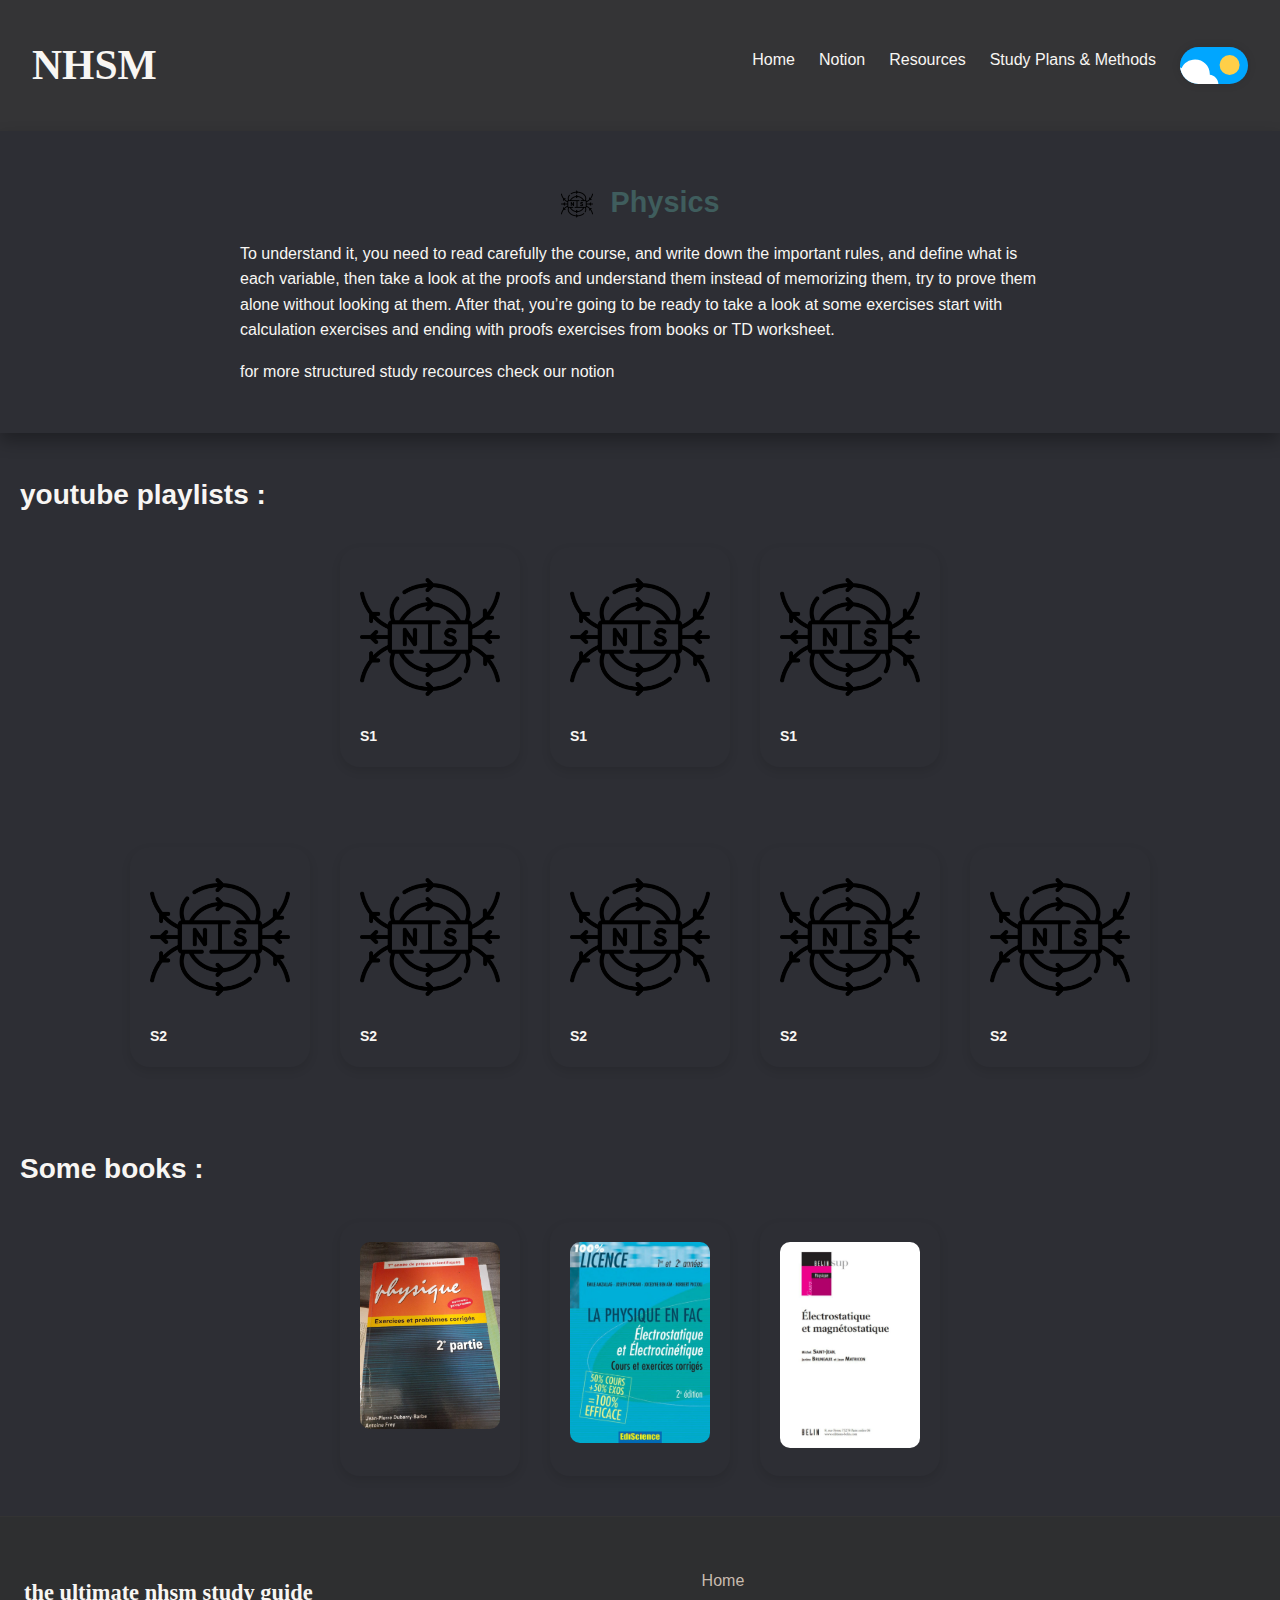
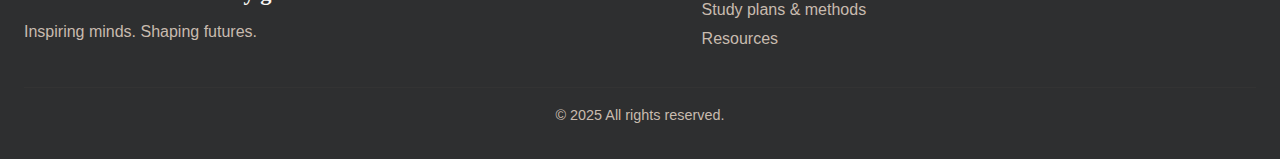
<file: phy.html>
<!DOCTYPE html>
<html lang="en">
<head>
  <meta charset="UTF-8">
  <meta name="viewport" content="width=device-width, initial-scale=1.0">
  <title>Physics</title>
<link rel="stylesheet" href="style.css">
<script src="theme-toggle.js" defer></script>
<link rel="preconnect" href="https://fonts.googleapis.com">
<link rel="preconnect" href="https://fonts.gstatic.com" crossorigin>
<link href="https://fonts.googleapis.com/css2?family=Marcellus&family=Oswald:wght@200..700&display=swap" rel="stylesheet">
<link rel="stylesheet" href="https://cdnjs.cloudflare.com/ajax/libs/font-awesome/6.5.0/css/all.min.css">

</head>
<body>
<header>
  <nav>
    <div id="logo">NHSM</div>

    <button class="menu-toggle" id="menu-toggle">
      ☰
    </button>

    <ul class="navbar" id="navbar">
      <li><a href="index.html">Home</a></li>
      <li><a href="https://www.notion.so/Student-Planner-1034c75a4c62803097b1d94fe3885897?pvs=4">Notion</a></li>
      <li class="dropdown">
        <a href="resource.html">Resources</a>
        <ul class="dropdown-menu">
          <li><a href="alg.html">Algebra 1&2</a></li>
          <li><a href="ana.html">Analysis 1&2</a></li>
          <li><a href="dis.html">Discrete Math 1&2</a></li>
          <li><a href="prob.html">Statistics and Probability</a></li>
          <li><a href="phy.html">Physics 1&2</a></li>
          <li><a href="asd.html">ASD 1&2</a></li>
          <li><a href="log.html">Logic</a></li>
        </ul>
      </li>
      <li><a href="studyplan.html">Study Plans & Methods</a></li>

      <!-- Theme switch stays here -->
      <label class="switch">
        <input checked="true" id="checkbox" type="checkbox" />
        <span class="slider">
          <div class="star star_1"></div>
          <div class="star star_2"></div>
          <div class="star star_3"></div>
          <svg viewBox="0 0 16 16" class="cloud_1 cloud">
            <path transform="matrix(.77976 0 0 .78395-299.99-418.63)" fill="#fff"
              d="m391.84 540.91c-.421-.329-.949-.524-1.523-.524-1.351 0-2.451 1.084-2.485 2.435-1.395.526-2.388 1.88-2.388 3.466 0 1.874 1.385 3.423 3.182 3.667v.034h12.73v-.006c1.775-.104 3.182-1.584 3.182-3.395 0-1.747-1.309-3.186-2.994-3.379.007-.106.011-.214.011-.322 0-2.707-2.271-4.901-5.072-4.901-2.073 0-3.856 1.202-4.643 2.925" />
          </svg>
        </span>
      </label>
    </ul>
  </nav>
</header>





<section class="about-us">
  <div class="about-text">
    
    <h2>
  <img id="moduleicon" src="website img/PHY.png" alt="phy" />
  <span>Physics</span>
</h2>

    <p>To understand it, you need to read carefully the course, and write down the important rules, and define what is each variable, then take a look at the proofs and understand them instead of memorizing them, try to prove them alone without looking at them. After that, you’re going to be ready to take a look at some exercises start with calculation exercises and ending with proofs exercises from books or TD worksheet.</p>
    <p> for more structured study recources check our <a href="https://www.notion.so/Student-Planner-1034c75a4c62803097b1d94fe3885897?pvs=4" >notion</a></p>
  </div>
</section>

  <section class="projects-section">
    <h2>youtube playlists :</h2>
    <div class="projects-grid">
      <a href="https://youtube.com/playlist?list=PLhydt7aRK7DumZR08iF5FHA_1OZmmkTOK&si=qPKK-14MScTEUEWK" class="project-card" target="">
        <img src="website img/PHY.png" alt="English S1 Project">
        <p> S1 </p>
      </a>
      <a href="https://youtube.com/playlist?list=PL2dbR5NDrozA2zTIXASIAuw7ZznPrAS7V&si=9BR52bJBTMSESnFB" class="project-card" target="">
        <img src="website img/PHY.png" alt="English S1 Project">
        <p> S1 </p>
      </a>
      <a href="https://youtube.com/playlist?list=PLHihmSDDbHVYtCRVdhlgcnBzC1jQUj1Zj&si=lK5bYzMV3fe6cFAX" class="project-card" target="">
        <img src="website img/PHY.png" alt="English S1 Project">
        <p> S1 </p>
      </a>
    
    </div>
  
  </section>
<section class="projects-section">
    <div class="projects-grid">
      <a href="https://youtube.com/playlist?list=PLeuwqzPmoKOl4nK5TSDZXVn9P6DdzFdqg&si=8kxawORJPcTvUnou " class="project-card" target="">
        <img src="website img/PHY.png" alt="English S1 Project">
        <p> S2 </p>
      </a>
      <a href="https://youtube.com/playlist?list=PLUwvLDWJDmtjN2J0H2J5DEeV9z9tjfmT&si=0FLVcQYOZSsZmZ7-" class="project-card" target="">
        <img src="website img/PHY.png" alt="English S1 Project">
        <p> S2 </p>
      </a>
      <a href="https://youtube.com/playlist?list=PLSpWK6Pj5cvt0RbWMTeXj_9DTNtCPZVD5&si=9fQIJA6TotRdQOJq " class="project-card" target="">
        <img src="website img/PHY.png" alt="English S1 Project">
        <p> S2 </p>
      </a>
       <a href="https://youtube.com/playlist?list=PL_VdjMxbeDpXOXUlNlbAqhpljdkASne1W&si=E9DqpIRgvooUgPCS " class="project-card" target="">
        <img src="website img/PHY.png" alt="English S1 Project">
        <p> S2 </p>
      </a>
      <a href="https://youtube.com/playlist?list=PLnKiv3mEVXjiDj5XbpxR9jbLuVJitI8Xk&si=4tI0wJ5wGae1KQGd  " class="project-card" target="">
        <img src="website img/PHY.png" alt="English S1 Project">
        <p> S2 </p>
      </a>
    
    </div>
  
  </section>

<section class="projects-section">
    <h2>Some books :</h2>
    <div class="projects-grid">
      <a href="website img/phybook1.jpg" class="project-card" target="">
        <img src="website img/phybook1.jpg" alt="English S1 Project">
      </a>
       <a href="website img/PHYBOOK.jpg" class="project-card" target="">
        <img src="website img/PHYBOOK.jpg" alt="English S1 Project">
      </a>
       <a href="website img/PHYBOOK3.jpg" class="project-card" target="">
        <img src="website img/PHYBOOK3.jpg" alt="English S1 Project">
      </a>
    </div>
    
  </section>


























<footer class="footer">
  <div class="footer-content">
    <div class="footer-left">
      <h3>the ultimate nhsm study guide</h3>
      <p>Inspiring minds. Shaping futures.</p>
    </div>
    <div class="footer-right">
      <ul class="footer-links">
        <li><a href="#">Home</a></li>
        <li><a href="#">Study plans & methods </a></li>
        <li><a href="#">Resources</a></li>
        
      </ul>
    </div>
  </div>
  <div class="footer-bottom">
    <p>© 2025 All rights reserved.</p>
  </div>
</footer>

</body>
</html>
</file>
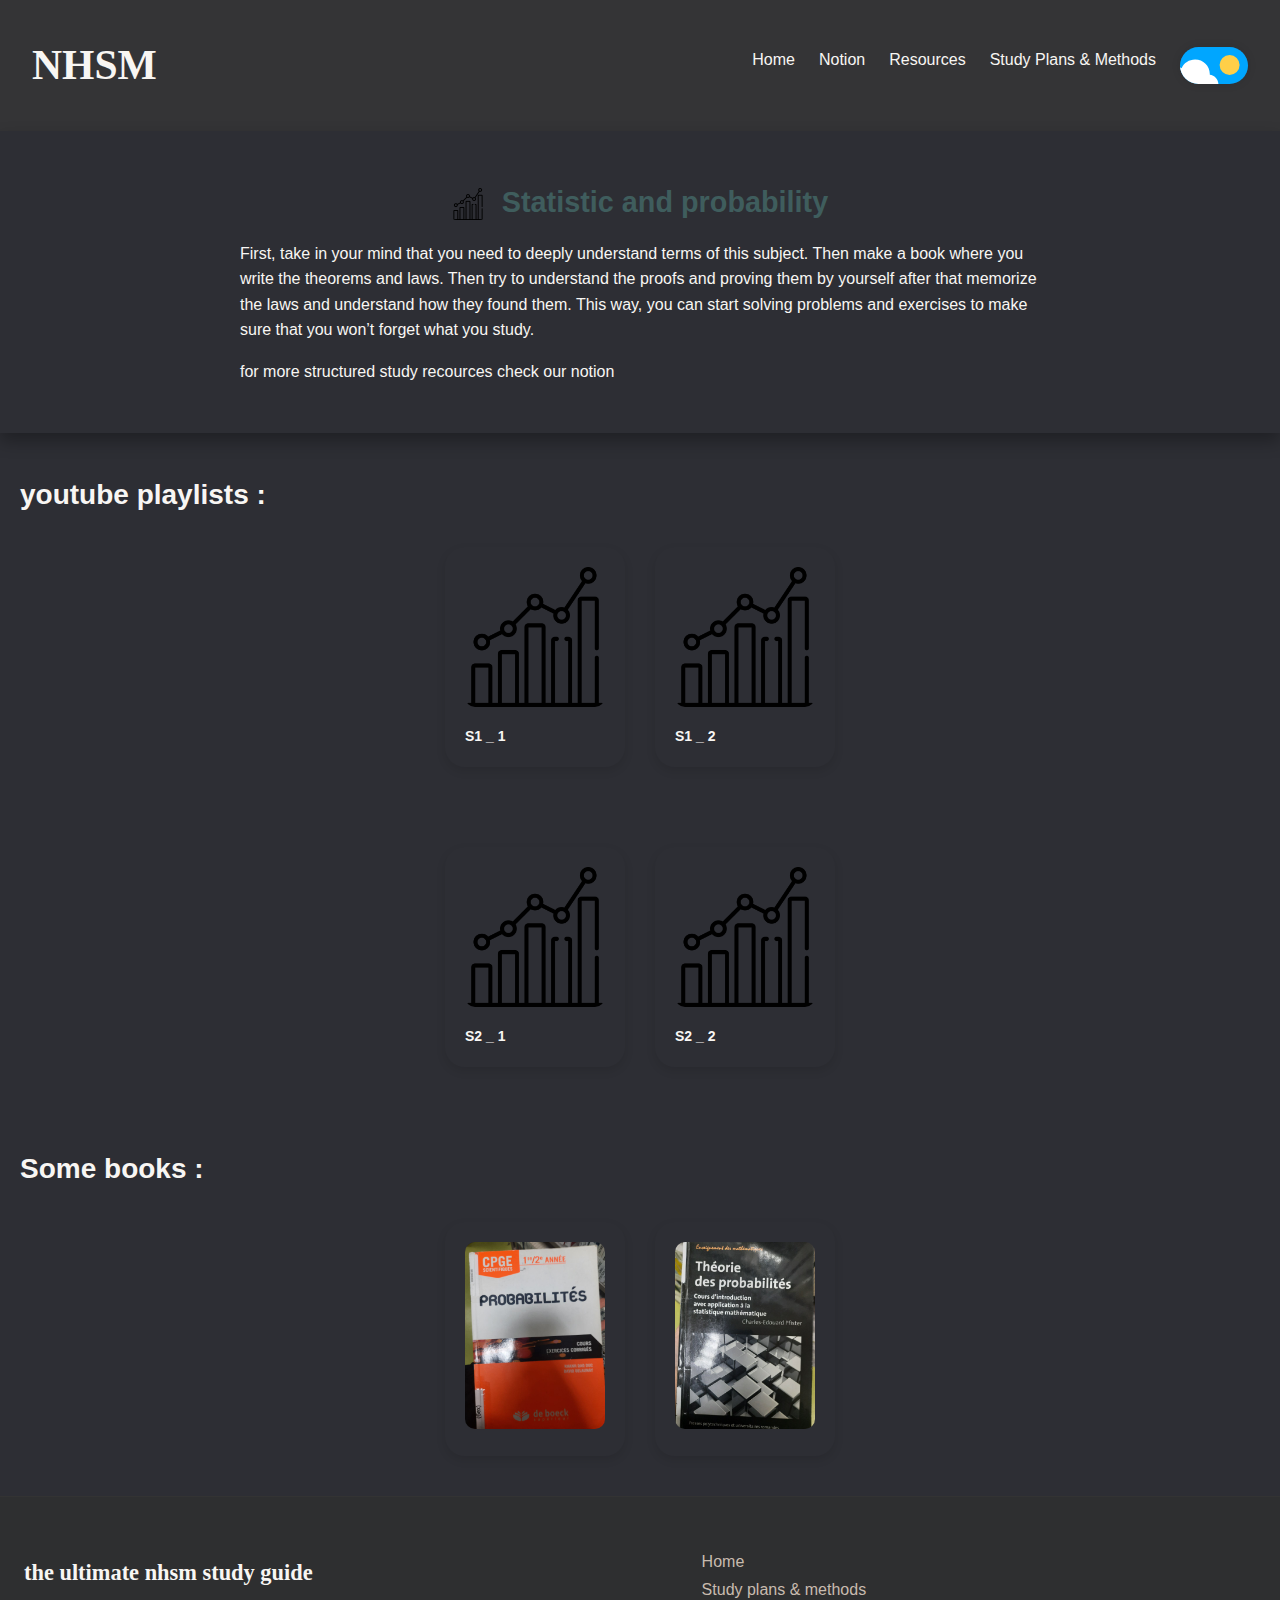
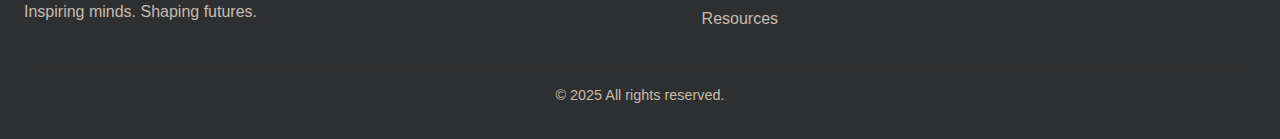
<file: prob.html>
<!DOCTYPE html>
<html lang="en">
<head>
  <meta charset="UTF-8">
  <meta name="viewport" content="width=device-width, initial-scale=1.0">
  <title>Statistic and probability</title>
<link rel="stylesheet" href="style.css">
<script src="theme-toggle.js" defer></script>
<link rel="preconnect" href="https://fonts.googleapis.com">
<link rel="preconnect" href="https://fonts.gstatic.com" crossorigin>
<link href="https://fonts.googleapis.com/css2?family=Marcellus&family=Oswald:wght@200..700&display=swap" rel="stylesheet">
<link rel="stylesheet" href="https://cdnjs.cloudflare.com/ajax/libs/font-awesome/6.5.0/css/all.min.css">

</head>
<body>
<header>
  <nav>
    <div id="logo">NHSM</div>

    <button class="menu-toggle" id="menu-toggle">
      ☰
    </button>

    <ul class="navbar" id="navbar">
      <li><a href="index.html">Home</a></li>
      <li><a href="https://www.notion.so/Student-Planner-1034c75a4c62803097b1d94fe3885897?pvs=4">Notion</a></li>
      <li class="dropdown">
        <a href="resource.html">Resources</a>
        <ul class="dropdown-menu">
          <li><a href="alg.html">Algebra 1&2</a></li>
          <li><a href="ana.html">Analysis 1&2</a></li>
          <li><a href="dis.html">Discrete Math 1&2</a></li>
          <li><a href="prob.html">Statistics and Probability</a></li>
          <li><a href="phy.html">Physics 1&2</a></li>
          <li><a href="asd.html">ASD 1&2</a></li>
          <li><a href="log.html">Logic</a></li>
        </ul>
      </li>
      <li><a href="studyplan.html">Study Plans & Methods</a></li>

      <!-- Theme switch stays here -->
      <label class="switch">
        <input checked="true" id="checkbox" type="checkbox" />
        <span class="slider">
          <div class="star star_1"></div>
          <div class="star star_2"></div>
          <div class="star star_3"></div>
          <svg viewBox="0 0 16 16" class="cloud_1 cloud">
            <path transform="matrix(.77976 0 0 .78395-299.99-418.63)" fill="#fff"
              d="m391.84 540.91c-.421-.329-.949-.524-1.523-.524-1.351 0-2.451 1.084-2.485 2.435-1.395.526-2.388 1.88-2.388 3.466 0 1.874 1.385 3.423 3.182 3.667v.034h12.73v-.006c1.775-.104 3.182-1.584 3.182-3.395 0-1.747-1.309-3.186-2.994-3.379.007-.106.011-.214.011-.322 0-2.707-2.271-4.901-5.072-4.901-2.073 0-3.856 1.202-4.643 2.925" />
          </svg>
        </span>
      </label>
    </ul>
  </nav>
</header>





<section class="about-us">
  <div class="about-text">
    
    <h2>
  <img id="moduleicon" src="website img/STAT PROB.png" alt="phy" />
  <span>Statistic and probability</span>
</h2>

    <p> First, take in your mind that you need to deeply understand terms of this subject. Then make a book where you write the theorems and laws. Then try to understand the proofs and proving them by yourself after that memorize the laws and understand how they found them. This way, you can start solving problems and exercises to make sure that you won’t forget what you study. </p>
    <p> for more structured study recources check our <a href="https://www.notion.so/Student-Planner-1034c75a4c62803097b1d94fe3885897?pvs=4" >notion</a></p>
  </div>
</section>

  <section class="projects-section">
    <h2>youtube playlists :</h2>
    <div class="projects-grid">
      <a href="https://youtube.com/playlist?list=PLTNMv857s9WVStKLco6ZBOsfSGXzJ1L0f&si=GuNtfghMzLJ-sNGy" class="project-card" target="">
        <img src="website img/STAT PROB.png" alt="English S1 Project">
        <p> S1 _ 1</p>
      </a>
      <a href="https://youtube.com/playlist?list=PLl-gb0E4MII1dkfGxmdt8YA0Dgabdvdmq&si=NQW3O0TO9WtLuC99" class="project-card" target="">
        <img src="website img/STAT PROB.png" alt="English S1 Project">
        <p> S1 _ 2 </p>
      </a>
    
   
    </div>
  
  </section>
<section class="projects-section">
    <div class="projects-grid">
      <a href="https://youtube.com/playlist?list=PLvxOuBpazmsNIHP5cz37oOPZx0JKyNszN&si=IEQ6rj6q35C-bNiz " class="project-card" target="">
        <img src="website img/STAT PROB.png" alt="English S1 Project">
        <p> S2  _ 1</p>
      </a>
      <a href="https://youtube.com/playlist?list=PLvxOuBpazmsPDZGwqhhjE3KkLWnTD34R0&si=FNLK94Z3BjBXq18T" class="project-card" target="">
        <img src="website img/STAT PROB.png" alt="English S1 Project">
        <p> S2 _ 2 </p>
      </a>
     
     
      
    </div>
  
  </section>

<section class="projects-section">
    <h2>Some books :</h2>
    <div class="projects-grid">
      <a href="website img/PROBOOK1.jpg" class="project-card" target="">
        <img src="website img/PROBOOK1.jpg" alt="English S1 Project">
      </a>
       <a href="website img/PROBOOK2.jpg" class="project-card" target="">
        <img src="website img/PROBOOK2.jpg" alt="English S1 Project">
      </a>
      
      
    </div>
    
  </section>


























<footer class="footer">
  <div class="footer-content">
    <div class="footer-left">
      <h3>the ultimate nhsm study guide</h3>
      <p>Inspiring minds. Shaping futures.</p>
    </div>
    <div class="footer-right">
      <ul class="footer-links">
        <li><a href="#">Home</a></li>
        <li><a href="#">Study plans & methods </a></li>
        <li><a href="#">Resources</a></li>
        
      </ul>
    </div>
  </div>
  <div class="footer-bottom">
    <p>© 2025 All rights reserved.</p>
  </div>
</footer>

</body>
</html>
</file>
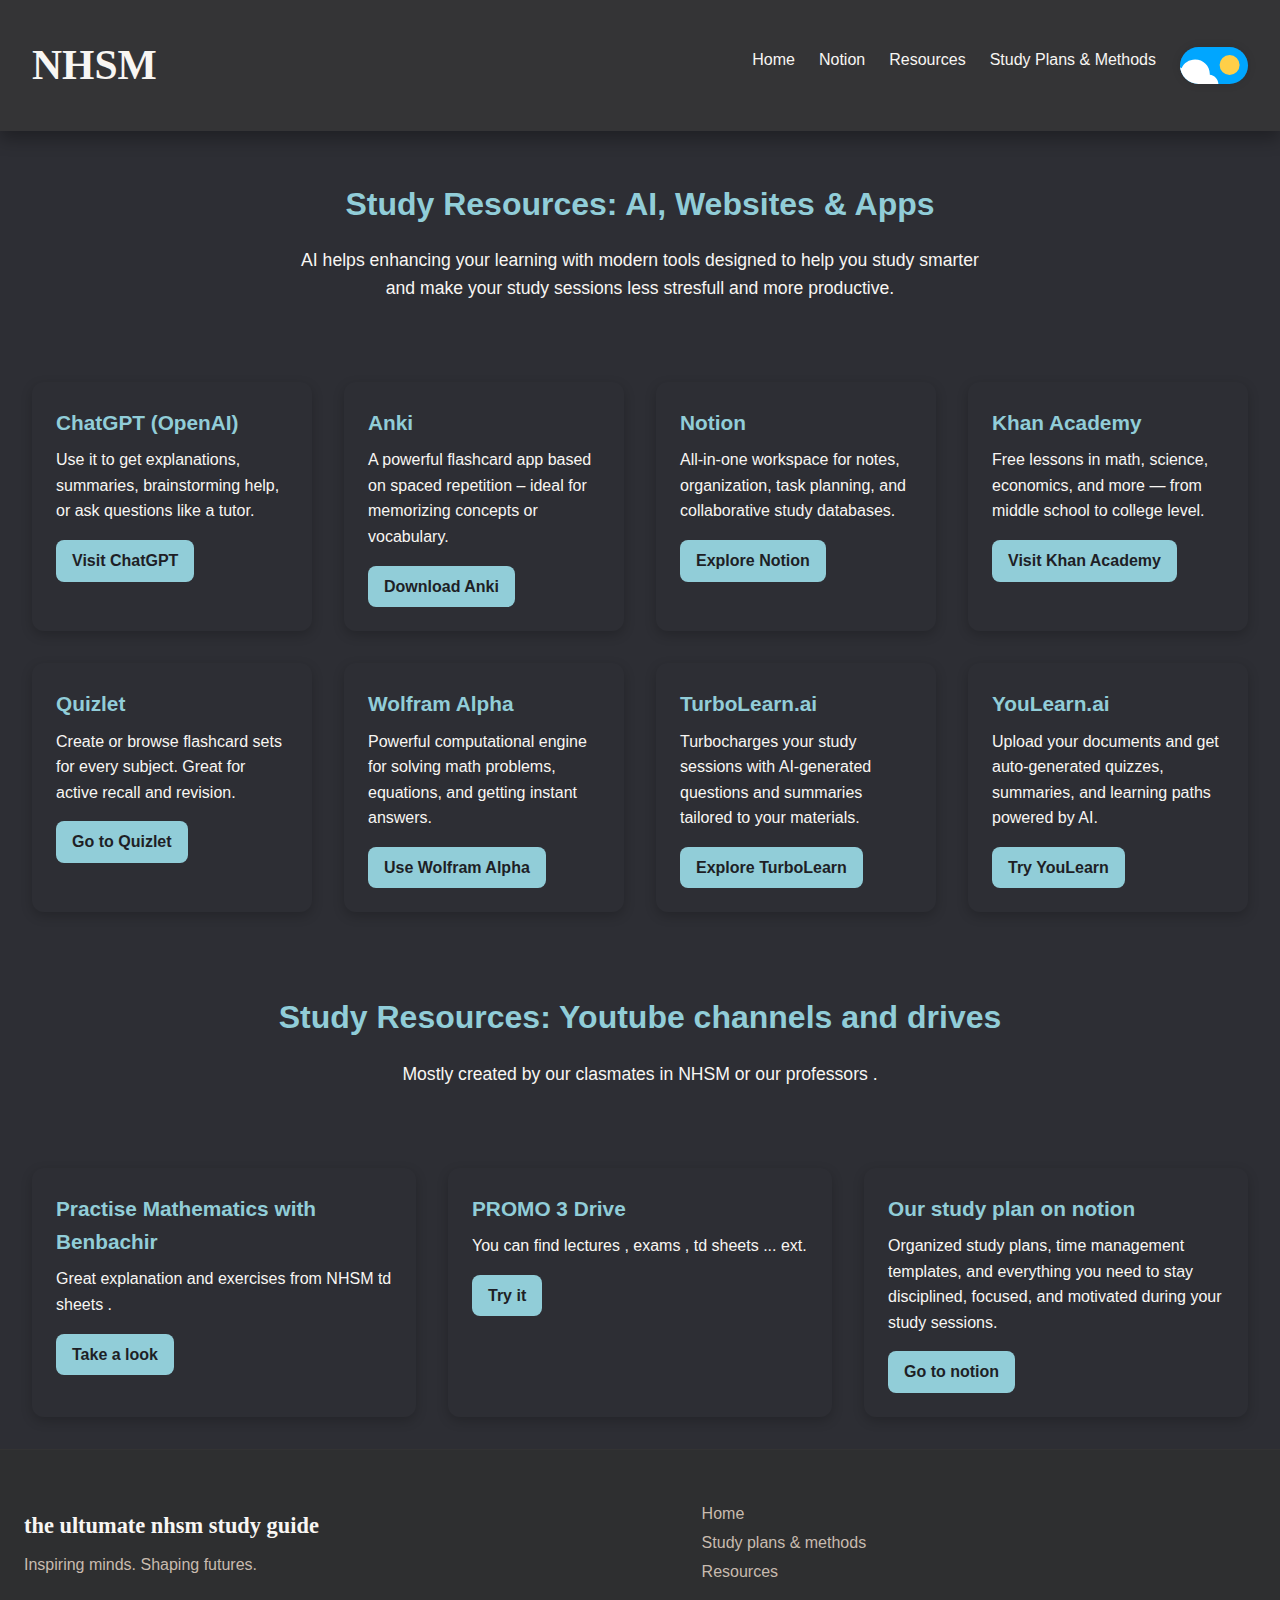
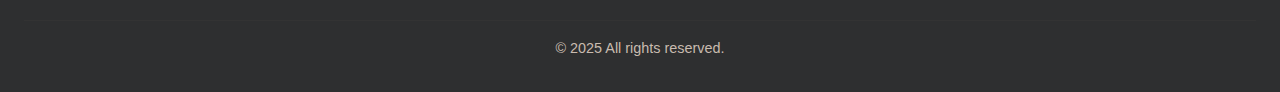
<file: resource.html>
<!DOCTYPE html>
<html lang="en">
<head>
  <meta charset="UTF-8">
  <meta name="viewport" content="width=device-width, initial-scale=1.0">
  <title>Homepage</title>
<link rel="stylesheet" href="style.css">
<script src="theme-toggle.js" defer></script>
<link rel="preconnect" href="https://fonts.googleapis.com">
<link rel="preconnect" href="https://fonts.gstatic.com" crossorigin>
<link href="https://fonts.googleapis.com/css2?family=Marcellus&family=Oswald:wght@200..700&display=swap" rel="stylesheet">
<link rel="stylesheet" href="https://cdnjs.cloudflare.com/ajax/libs/font-awesome/6.5.0/css/all.min.css">

</head>
<body>
<header>
  <nav>
    <div id="logo">NHSM</div>

    <button class="menu-toggle" id="menu-toggle">
      ☰
    </button>

    <ul class="navbar" id="navbar">
      <li><a href="index.html">Home</a></li>
      <li><a href="https://www.notion.so/Student-Planner-1034c75a4c62803097b1d94fe3885897?pvs=4">Notion</a></li>
      <li class="dropdown">
        <a href="resource.html">Resources</a>
        <ul class="dropdown-menu">
          <li><a href="alg.html">Algebra 1&2</a></li>
          <li><a href="ana.html">Analysis 1&2</a></li>
          <li><a href="dis.html">Discrete Math 1&2</a></li>
          <li><a href="prob.html">Statistics and Probability</a></li>
          <li><a href="phy.html">Physics 1&2</a></li>
          <li><a href="asd.html">ASD 1&2</a></li>
          <li><a href="log.html">Logic</a></li>
        </ul>
      </li>
      <li><a href="studyplan.html">Study Plans & Methods</a></li>

      <!-- Theme switch stays here -->
      <label class="switch">
        <input checked="true" id="checkbox" type="checkbox" />
        <span class="slider">
          <div class="star star_1"></div>
          <div class="star star_2"></div>
          <div class="star star_3"></div>
          <svg viewBox="0 0 16 16" class="cloud_1 cloud">
            <path transform="matrix(.77976 0 0 .78395-299.99-418.63)" fill="#fff"
              d="m391.84 540.91c-.421-.329-.949-.524-1.523-.524-1.351 0-2.451 1.084-2.485 2.435-1.395.526-2.388 1.88-2.388 3.466 0 1.874 1.385 3.423 3.182 3.667v.034h12.73v-.006c1.775-.104 3.182-1.584 3.182-3.395 0-1.747-1.309-3.186-2.994-3.379.007-.106.011-.214.011-.322 0-2.707-2.271-4.901-5.072-4.901-2.073 0-3.856 1.202-4.643 2.925" />
          </svg>
        </span>
      </label>
    </ul>
  </nav>
</header>




 <section class="ai-hero">
    <h1> Study Resources: AI, Websites & Apps</h1>
    <p> AI helps enhancing your learning with modern tools designed to help you study smarter and make your study sessions less stresfull and more productive.</p>
  </section>

  <section class="resource-grid">
    <div class="resource-card">
      <h2> ChatGPT (OpenAI)</h2>
      <p>Use it to get explanations, summaries, brainstorming help, or ask questions like a tutor.</p>
      <a href="https://chat.openai.com" target="_blank">Visit ChatGPT</a>
    </div>

    <div class="resource-card">
      <h2> Anki</h2>
      <p>A powerful flashcard app based on spaced repetition – ideal for memorizing concepts or vocabulary.</p>
      <a href="https://apps.ankiweb.net/" target="_blank">Download Anki</a>
    </div>

    <div class="resource-card">
      <h2>Notion</h2>
      <p>All-in-one workspace for notes, organization, task planning, and collaborative study databases.</p>
      <a href="https://www.notion.so" target="_blank">Explore Notion</a>
    </div>

    <div class="resource-card">
      <h2> Khan Academy</h2>
      <p>Free lessons in math, science, economics, and more — from middle school to college level.</p>
      <a href="https://www.khanacademy.org" target="_blank">Visit Khan Academy</a>
    </div>

    <div class="resource-card">
      <h2> Quizlet</h2>
      <p>Create or browse flashcard sets for every subject. Great for active recall and revision.</p>
      <a href="https://quizlet.com" target="_blank">Go to Quizlet</a>
    </div>

    <div class="resource-card">
      <h2> Wolfram Alpha</h2>
      <p>Powerful computational engine for solving math problems, equations, and getting instant answers.</p>
      <a href="https://www.wolframalpha.com/" target="_blank">Use Wolfram Alpha</a>
    </div>

    <div class="resource-card">
      <h2> TurboLearn.ai</h2>
      <p>Turbocharges your study sessions with AI-generated questions and summaries tailored to your materials.</p>
      <a href="https://www.turbolearn.ai" target="_blank">Explore TurboLearn</a>
    </div>

    <div class="resource-card">
      <h2>YouLearn.ai</h2>
      <p>Upload your documents and get auto-generated quizzes, summaries, and learning paths powered by AI.</p>
      <a href="https://youlearn.ai" target="_blank">Try YouLearn</a>
    </div>








    
  </section>


<section class="ai-hero">
    <h1> Study Resources: Youtube channels and drives</h1>
    <p> Mostly created by our clasmates in NHSM or our professors . </p>
  </section>

 <section class="resource-grid">

<div class="resource-card">
      <h2>Practise Mathematics with Benbachir</h2>
      <p> Great explanation and exercises from NHSM  td sheets . </p>
      <a href="www.youtube.com/@maamarbenbachir" target="_blank">Take a look</a>
    </div>
    <div class="resource-card">
      <h2>PROMO 3 Drive</h2>
      <p>You can find lectures , exams , td sheets ... ext.</p>
      <a href="https://drive.google.com/drive/folders/1uiWw0z4QStHH1QQJhwsB1o6zsf8BSn5x" target="_blank">Try it </a>
    </div>
    <div class="resource-card">
      <h2>Our study plan on notion</h2>
      <p> Organized study plans, time management templates, and everything you need to stay disciplined, focused, and motivated during your study sessions.</p>
      <a href="https://www.notion.so/Student-Planner-1034c75a4c62803097b1d94fe3885897?pvs=4" target="_blank">Go to notion</a>
    </div>

</section>

























<footer class="footer">
  <div class="footer-content">
    <div class="footer-left">
      <h3>the ultumate nhsm study guide</h3>
      <p>Inspiring minds. Shaping futures.</p>
    </div>
    <div class="footer-right">
      <ul class="footer-links">
        <li><a href="#">Home</a></li>
        <li><a href="#">Study plans & methods </a></li>
        <li><a href="#">Resources</a></li>
        
      </ul>
    </div>
  </div>
  <div class="footer-bottom">
    <p>© 2025 All rights reserved.</p>
  </div>
</footer>

</body>
</html>
</file>
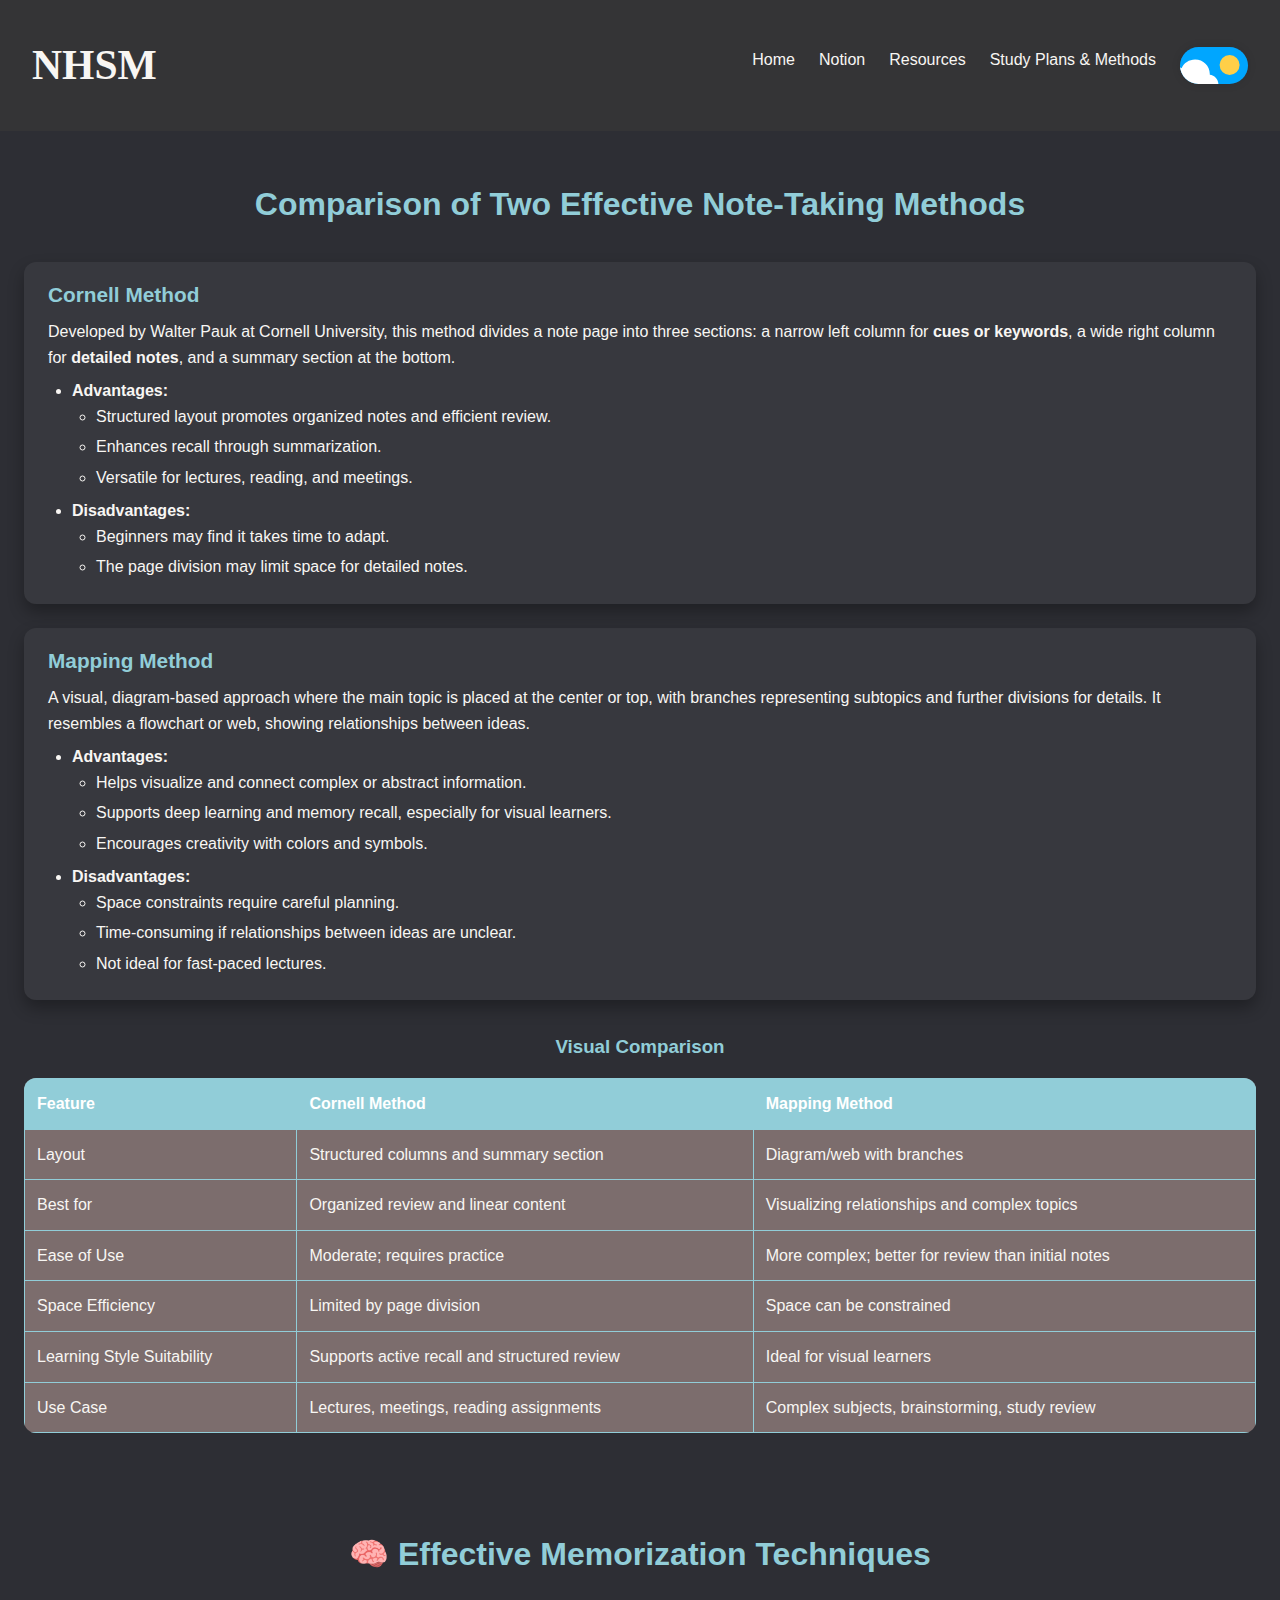
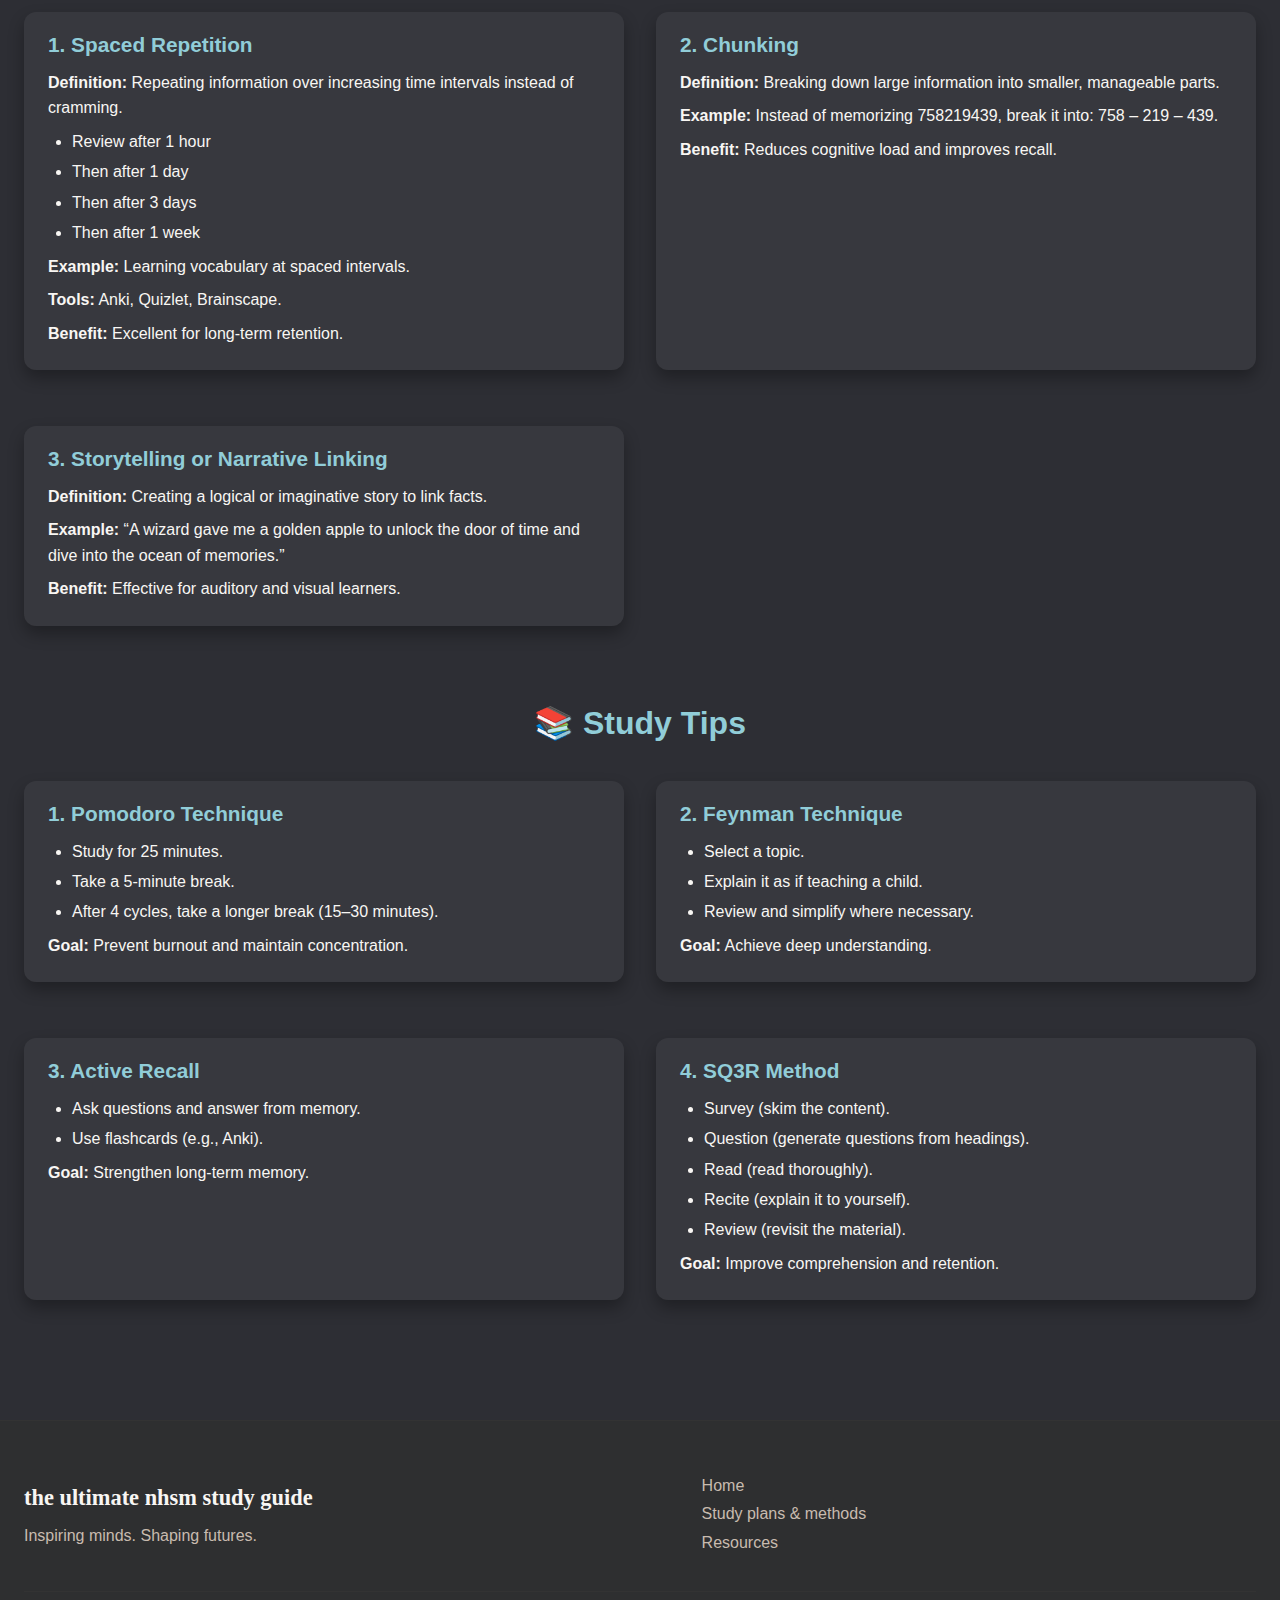
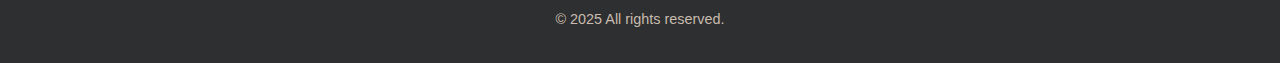
<file: studyplan.html>
<!DOCTYPE html>
<html lang="en">
<head>
  <meta charset="UTF-8">
  <meta name="viewport" content="width=device-width, initial-scale=1.0">
  <title>studyplans and methods</title>
<link rel="stylesheet" href="style.css">
<script src="theme-toggle.js" defer></script>
<link rel="preconnect" href="https://fonts.googleapis.com">
<link rel="preconnect" href="https://fonts.gstatic.com" crossorigin>
<link href="https://fonts.googleapis.com/css2?family=Marcellus&family=Oswald:wght@200..700&display=swap" rel="stylesheet">
<link rel="stylesheet" href="https://cdnjs.cloudflare.com/ajax/libs/font-awesome/6.5.0/css/all.min.css">

</head>
<body>
<header>
  <nav>
    <div id="logo">NHSM</div>

    <button class="menu-toggle" id="menu-toggle">
      ☰
    </button>

    <ul class="navbar" id="navbar">
      <li><a href="index.html">Home</a></li>
      <li><a href="https://www.notion.so/Student-Planner-1034c75a4c62803097b1d94fe3885897?pvs=4">Notion</a></li>
      <li class="dropdown">
        <a href="resource.html">Resources</a>
        <ul class="dropdown-menu">
          <li><a href="alg.html">Algebra 1&2</a></li>
          <li><a href="ana.html">Analysis 1&2</a></li>
          <li><a href="dis.html">Discrete Math 1&2</a></li>
          <li><a href="prob.html">Statistics and Probability</a></li>
          <li><a href="phy.html">Physics 1&2</a></li>
          <li><a href="asd.html">ASD 1&2</a></li>
          <li><a href="log.html">Logic</a></li>
        </ul>
      </li>
      <li><a href="studyplan.html">Study Plans & Methods</a></li>

      <!-- Theme switch stays here -->
      <label class="switch">
        <input checked="true" id="checkbox" type="checkbox" />
        <span class="slider">
          <div class="star star_1"></div>
          <div class="star star_2"></div>
          <div class="star star_3"></div>
          <svg viewBox="0 0 16 16" class="cloud_1 cloud">
            <path transform="matrix(.77976 0 0 .78395-299.99-418.63)" fill="#fff"
              d="m391.84 540.91c-.421-.329-.949-.524-1.523-.524-1.351 0-2.451 1.084-2.485 2.435-1.395.526-2.388 1.88-2.388 3.466 0 1.874 1.385 3.423 3.182 3.667v.034h12.73v-.006c1.775-.104 3.182-1.584 3.182-3.395 0-1.747-1.309-3.186-2.994-3.379.007-.106.011-.214.011-.322 0-2.707-2.271-4.901-5.072-4.901-2.073 0-3.856 1.202-4.643 2.925" />
          </svg>
        </span>
      </label>
    </ul>
  </nav>
</header>

  <section class="note-section">
    <h2>Comparison of Two Effective Note-Taking Methods</h2>

    <article class="method">
      <h3>Cornell Method</h3>
      <p>
        Developed by Walter Pauk at Cornell University, this method divides a note page into three sections:
        a narrow left column for <strong>cues or keywords</strong>, a wide right column for <strong>detailed notes</strong>,
        and a summary section at the bottom.
      </p>
      <ul>
        <li><strong>Advantages:</strong>
          <ul>
            <li>Structured layout promotes organized notes and efficient review.</li>
            <li>Enhances recall through summarization.</li>
            <li>Versatile for lectures, reading, and meetings.</li>
          </ul>
        </li>
        <li><strong>Disadvantages:</strong>
          <ul>
            <li>Beginners may find it takes time to adapt.</li>
            <li>The page division may limit space for detailed notes.</li>
          </ul>
        </li>
      </ul>
    </article>

    <article class="method">
      <h3>Mapping Method</h3>
      <p>
        A visual, diagram-based approach where the main topic is placed at the center or top, with branches
        representing subtopics and further divisions for details. It resembles a flowchart or web, showing
        relationships between ideas.
      </p>
      <ul>
        <li><strong>Advantages:</strong>
          <ul>
            <li>Helps visualize and connect complex or abstract information.</li>
            <li>Supports deep learning and memory recall, especially for visual learners.</li>
            <li>Encourages creativity with colors and symbols.</li>
          </ul>
        </li>
        <li><strong>Disadvantages:</strong>
          <ul>
            <li>Space constraints require careful planning.</li>
            <li>Time-consuming if relationships between ideas are unclear.</li>
            <li>Not ideal for fast-paced lectures.</li>
          </ul>
        </li>
      </ul>
    </article>

    <div class="comparison-table">
      <h3>Visual Comparison</h3>
      <table>
        <thead>
          <tr>
            <th>Feature</th>
            <th>Cornell Method</th>
            <th>Mapping Method</th>
          </tr>
        </thead>
        <tbody>
          <tr>
            <td>Layout</td>
            <td>Structured columns and summary section</td>
            <td>Diagram/web with branches</td>
          </tr>
          <tr>
            <td>Best for</td>
            <td>Organized review and linear content</td>
            <td>Visualizing relationships and complex topics</td>
          </tr>
          <tr>
            <td>Ease of Use</td>
            <td>Moderate; requires practice</td>
            <td>More complex; better for review than initial notes</td>
          </tr>
          <tr>
            <td>Space Efficiency</td>
            <td>Limited by page division</td>
            <td>Space can be constrained</td>
          </tr>
          <tr>
            <td>Learning Style Suitability</td>
            <td>Supports active recall and structured review</td>
            <td>Ideal for visual learners</td>
          </tr>
          <tr>
            <td>Use Case</td>
            <td>Lectures, meetings, reading assignments</td>
            <td>Complex subjects, brainstorming, study review</td>
          </tr>
        </tbody>
      </table>
    </div>
  </section>



  <section class="note-section">
    <h2>🧠 Effective Memorization Techniques</h2>
    <div class="grid-layout">
      <article class="method">
        <h3>1. Spaced Repetition</h3>
        <p><strong>Definition:</strong> Repeating information over increasing time intervals instead of cramming.</p>
        <ul>
          <li>Review after 1 hour</li>
          <li>Then after 1 day</li>
          <li>Then after 3 days</li>
          <li>Then after 1 week</li>
        </ul>
        <p><strong>Example:</strong> Learning vocabulary at spaced intervals.</p>
        <p><strong>Tools:</strong> Anki, Quizlet, Brainscape.</p>
        <p><strong>Benefit:</strong> Excellent for long-term retention.</p>
      </article>

      <article class="method">
        <h3>2. Chunking</h3>
        <p><strong>Definition:</strong> Breaking down large information into smaller, manageable parts.</p>
        <p><strong>Example:</strong> Instead of memorizing 758219439, break it into: 758 – 219 – 439.</p>
        <p><strong>Benefit:</strong> Reduces cognitive load and improves recall.</p>
      </article>

      <article class="method">
        <h3>3. Storytelling or Narrative Linking</h3>
        <p><strong>Definition:</strong> Creating a logical or imaginative story to link facts.</p>
        <p><strong>Example:</strong> “A wizard gave me a golden apple to unlock the door of time and dive into the ocean of memories.”</p>
        <p><strong>Benefit:</strong> Effective for auditory and visual learners.</p>
      </article>
    </div>

    <h2>📚 Study Tips</h2>
    <div class="grid-layout">
      <article class="method">
        <h3>1. Pomodoro Technique</h3>
        <ul>
          <li>Study for 25 minutes.</li>
          <li>Take a 5-minute break.</li>
          <li>After 4 cycles, take a longer break (15–30 minutes).</li>
        </ul>
        <p><strong>Goal:</strong> Prevent burnout and maintain concentration.</p>
      </article>

      <article class="method">
        <h3>2. Feynman Technique</h3>
        <ul>
          <li>Select a topic.</li>
          <li>Explain it as if teaching a child.</li>
          <li>Review and simplify where necessary.</li>
        </ul>
        <p><strong>Goal:</strong> Achieve deep understanding.</p>
      </article>

      <article class="method">
        <h3>3. Active Recall</h3>
        <ul>
          <li>Ask questions and answer from memory.</li>
          <li>Use flashcards (e.g., Anki).</li>
        </ul>
        <p><strong>Goal:</strong> Strengthen long-term memory.</p>
      </article>

      <article class="method">
        <h3>4. SQ3R Method</h3>
        <ul>
          <li>Survey (skim the content).</li>
          <li>Question (generate questions from headings).</li>
          <li>Read (read thoroughly).</li>
          <li>Recite (explain it to yourself).</li>
          <li>Review (revisit the material).</li>
        </ul>
        <p><strong>Goal:</strong> Improve comprehension and retention.</p>
      </article>
    </div>
  </section>




























<footer class="footer">
  <div class="footer-content">
    <div class="footer-left">
      <h3>the ultimate nhsm study guide</h3>
      <p>Inspiring minds. Shaping futures.</p>
    </div>
    <div class="footer-right">
      <ul class="footer-links">
        <li><a href="#">Home</a></li>
        <li><a href="#">Study plans & methods </a></li>
        <li><a href="#">Resources</a></li>
        
      </ul>
    </div>
  </div>
  <div class="footer-bottom">
    <p>© 2025 All rights reserved.</p>
  </div>
</footer>

</body>
</html>
</file>
<file: style.css>
:root {
  --font-main: 'Arabic condensed', sans-serif;
  --font-title: 'Neue machina', serif;

  /* Updated Dark Theme Colors */
  --bg: #2d2e34;           /* midnight */
  --text: #f8f6f3;         /* offwhite */
  --accent: #91cdd8;       /* sky */
  --nav: #343436;          /* midnight */
  --dropdown: #7c6d6d;     /* mauve */
  --footer-bg: #2e2f30;    /* midnight */
  --footer-text: #c8bbaf;  /* taupe */
}

/* Light Theme Overrides */
.light-theme {
  --bg: #eceae7;           /* offwhite */
  --text:#003071;         /* midnight */
  --accent: #476b6a;       /* petrol */
  --nav: #ddd8d4;
  --dropdown: #e1dad4;     /* sand */
  --footer-bg: #e1dad4;    /* sand */
  --footer-text: #7c6d6d;  /* mauve */
}



/* General Styles */
* {
  margin: 0;
  padding: 0;
  box-sizing: border-box;
}

body {
  font-family: var(--font-main);
  background-color: var(--bg);
  color: var(--text);
  line-height: 1.6;
  transition: background-color 0.3s, color 0.3s;
}

a {
  color: var(--text);
  text-decoration: none;
  transition: color 0.3s;
}

a:hover {
  color: var(--accent);
}

header {
  background-color: var(--nav);
  padding: 2rem 2rem; /* increased top/bottom padding */
  display: flex;
  justify-content: space-between;
  align-items: center;
  flex-wrap: wrap;
  border-bottom: 1px ;
  gap: 1rem;
  box-shadow: 0 8px 16px rgba(0, 0, 0, 0.3);
}

#logo {
  font-family: var(--font-title);
  font-size: 2.2rem;
  font-weight: bold;
  color: var(--text);
  flex: 1;
  min-width: 200px;
  transition: 0.3s;
}
#logo {
  font-size: 2.6rem; /* Bigger logo text */
  font-weight: bold;
  flex: 1;
}

nav {
  display: flex;
  align-items: center;
  flex-wrap: wrap;
  width: 100%;
  justify-content: space-between;
  
}

.navbar {
  list-style: none;
  display: flex;
  gap: 1.5rem;
  flex-wrap: wrap;
  justify-content: flex-end;
  flex: 2;
  margin-right: 1rem;
}

.theme-toggle-wrapper {
  margin-left: 2rem; /* Adjust as needed */
  display: flex;
  align-items: center;
}


.navbar li {
  position: relative;
}
/* Remove bullets and spacing from dropdown menus */
.navbar,
.dropdown-menu,
.footer-links {
  list-style: none;
  padding: 0;
  margin: 0;
}

/* Optional: clean up dropdown links */
.dropdown-menu li a {
  display: block;
  padding: 0.5rem 1rem;
  text-decoration: none;
  color: var(--text);
  transition: background 0.2s ease;
}

.dropdown-menu li a:hover {
  background-color: var(--accent-bg);
}

.dropdown-menu {
  position: absolute;
  display: none;
  background-color: var(--dropdown);
  padding: 0.5rem;
  border-radius: 8px;
  top: 100%;
  left: 0;
  min-width: 180px;
  flex-direction: column;
  z-index: 1000;
}

.dropdown:hover .dropdown-menu {
  display: flex;
}

.dropdown-menu li {
  margin: 0.2rem 0;
}

.dropdown-menu a {
  padding: 0.4rem;
}

.dropdown-menu a:hover {
  background-color: var(--accent);
  color: #fff;
  border-radius: 4px;
}


/* From Uiverse.io by JustCode14 */ 
/* Theme Switch */
/* The switch - the box around the slider */
.switch {
  font-size: 17px;
  position: relative;
  display: inline-block;
  width: 4em;
  height: 2.2em;
  border-radius: 30px;
  box-shadow: 0 0 10px rgba(0, 0, 0, 0.1);
}

/* Hide default HTML checkbox */
.switch input {
  opacity: 0;
  width: 0;
  height: 0;
}

/* The slider */
.slider {
  position: absolute;
  cursor: pointer;
  top: 0;
  left: 0;
  right: 0;
  bottom: 0;
  background-color: #2a2a2a;
  transition: 0.4s;
  border-radius: 30px;
  overflow: hidden;
}

.slider:before {
  position: absolute;
  content: "";
  height: 1.2em;
  width: 1.2em;
  border-radius: 20px;
  left: 0.5em;
  bottom: 0.5em;
  transition: 0.4s;
  transition-timing-function: cubic-bezier(0.81, -0.04, 0.38, 1.5);
  box-shadow: inset 8px -4px 0px 0px #fff;
}

.switch input:checked + .slider {
  background-color: #00a6ff;
}

.switch input:checked + .slider:before {
  transform: translateX(1.8em);
  box-shadow: inset 15px -4px 0px 15px #ffcf48;
}

.star {
  background-color: #fff;
  border-radius: 50%;
  position: absolute;
  width: 5px;
  transition: all 0.4s;
  height: 5px;
}

.star_1 {
  left: 2.5em;
  top: 0.5em;
}

.star_2 {
  left: 2.2em;
  top: 1.2em;
}

.star_3 {
  left: 3em;
  top: 0.9em;
}

.switch input:checked ~ .slider .star {
  opacity: 0;
}

.cloud {
  width: 3.5em;
  position: absolute;
  bottom: -1.4em;
  left: -1.1em;
  opacity: 0;
  transition: all 0.4s;
}

.switch input:checked ~ .slider .cloud {
  opacity: 1;
}





/* Hero Section Styles */
.hero {
  position: relative;
  width: 100%;
  max-height: 650px;
  overflow: hidden;
  border-radius: 20px;
  margin: 2rem auto;
  box-shadow: 0 8px 16px rgba(0, 0, 0, 0.3);
}

.hero-image {
  width: 100%;
  height: auto;
  display: block;
  object-fit: cover;
  filter: brightness(0.85);
  border-radius: 20px;
}

.hero-overlay {
  position: absolute;
  top: 50%;
  left: 50%;
  transform: translate(-50%, -50%);
  text-align: center;
  color: #fff;
  font-family: var(--font-title);
  padding: 1rem 2rem;
  z-index: 2;
}

.hero-overlay h1 {
  font-size: 2rem;
  margin-bottom: 0.5rem;
  text-shadow: 1px 1px 5px rgba(0,0,0,0.6);
}

.hero-overlay p {
  font-size: 1rem;
  text-shadow: 1px 1px 4px rgba(0,0,0,0.5);
}









.arrow-icon {
  font-size: 2rem;
  margin-top: 1rem;
  color: #fff;
  animation: bounce 1.5s infinite;
}

@keyframes bounce {
  0%, 100% { transform: translateY(0); }
  50% { transform: translateY(8px); }
}




@media (max-width: 520px) {
  .hero-overlay h1 {
    font-size: 0.3rem;
    max-width: 120px;  /* Text area only */
    margin: 0 auto;
  }

  .arrow-icon {
    font-size: 1.2rem;
  }
}















.hero {
  position: relative;
  width: 100%;
  max-height: 650px;
  overflow: hidden;
  border-radius: 20px;
  margin: 2rem auto;
  box-shadow: 0 8px 16px rgba(0, 0, 0, 0.3);
  background-color: #333; /* fallback background */
}

.hero-image {
  width: 100%;
  max-height: 650px;
  height: 100%;
  display: block;
  object-fit: cover;
  filter: brightness(0.85);
  border-radius: 20px;
}

.hero-overlay {
  position: absolute;
  top: 50%;
  left: 50%;
  transform: translate(-50%, -50%);
  text-align: center;
  color: #fff;
  font-family: var(--font-title);
  padding: 1rem 2rem;
  z-index: 2;
}

.hero-overlay h1 {
  font-size: 2rem;
  margin-bottom: 0.5rem;
  text-shadow: 1px 1px 5px rgba(0,0,0,0.6);
}

.hero-overlay p {
  font-size: 1rem;
  text-shadow: 1px 1px 4px rgba(0,0,0,0.5);
}

.arrow-icon {
  font-size: 2rem;
  margin-top: 1rem;
  color: #fff;
  animation: bounce 1.5s infinite;
}

@keyframes bounce {
  0%, 100% { transform: translateY(0); }
  50% { transform: translateY(8px); }
}

/* Improved responsive styles */
@media (max-width: 600px) {
  .hero-overlay h1 {
    font-size: 1.3rem;
    padding: 0 1rem;
  }

  .arrow-icon {
    font-size: 1.5rem;
  }
}














.about-us {
  padding: 3rem;
  
  font-family: 'Segoe UI', sans-serif;
  display: flex;
  justify-content: center;
   box-shadow: 0 8px 16px rgba(0, 0, 0, 0.3);
}
.about-us {
  background-color: var(--bg); /* instead of #f5f5f5 */
  color: var(--text);          /* instead of #000 */
}
.about-text h2 {
  color: var(--accent);        /* instead of #3f5d5d */
}

.about-text {
  max-width: 800px;
  
}

.about-text h2 {

  font-size: 1.8rem;
  margin-bottom: 1rem;
}

.about-text ul {
  padding-left: 1.2rem;
  margin: 1rem 0;
}

.about-text li {
  margin-bottom: 0.5rem;
  font-size: 1rem;
}

.about-text p {
  font-size: 1rem;
  line-height: 1.6;
  margin-top: 1rem;
}

.bold-blue {
  font-weight: bold;
  color: var(--text);
  font-size: 1.1rem;
}

.bold-green {
  font-weight: bold;
  color: #3f5d5d;
  font-size: 1.2rem;
}
.about-text h2 {
  color: #3f5d5d;
  font-size: 1.8rem;
  margin-bottom: 1rem;
  text-align: center;
}
.projects-section {
  padding: 40px 20px;
}

.projects-section h2 {
  color: var(--text);
  font-size: 28px;
  margin-bottom: 30px;
}

.projects-grid {
  display: flex;
  flex-wrap: wrap;
  justify-content: center;
  gap: 30px;
}

.project-card {
  background-color: var(--accent-bg);
  border-radius: 20px;
  padding: 20px;
  width: 180px;
  box-shadow: 0 4px 10px rgba(0,0,0,0.1);
  text-decoration: none;
  transition: transform 0.2s ease;
}

.project-card:hover {
  transform: scale(1.05);
}

.project-card img {
  width: 100%;
  height: auto;
  border-radius: 10px;
}

.project-card p {
  margin-top: 10px;
  font-weight: bold;
  color: var(--text);
  font-size: 14px;
}
.footer-text {
  margin-top: 40px;
  font-weight: bold;
  font-size: 18px;
  color: #3a5a5f;
  text-align: center;
}










.footer {
  background-color: var(--footer-bg);
  color: var(--footer-text);
  padding: 3rem 1.5rem 2rem;
  border-top: 1px solid #333;
  font-size: 1rem;
}

.footer-content {
  display: flex;
  flex-direction: column;
  gap: 2rem;
  align-items: center;
  text-align: center;
}

.footer-left h3 {
  font-family: var(--font-title);
  font-size: 1.4rem;
  color: var(--text);
  margin-bottom: 0.5rem;
}

.footer-left p {
  color: var(--footer-text);
  font-size: 1rem;
}

.footer-right {
  display: flex;
  flex-direction: column;
  gap: 0.8rem;
}

.footer-links {
  list-style: none;
  padding: 0;
}

.footer-links li {
  margin: 0.2rem 0;
}

.footer-links a {
  color: var(--footer-text);
  font-size: 1rem;
}

.footer-links a:hover {
  color: var(--accent);
}

.footer-bottom {
  margin-top: 2rem;
  text-align: center;
  font-size: 0.9rem;
  border-top: 1px solid #333;
  padding-top: 1rem;
  color: var(--footer-text);
}

@media (min-width: 768px) {
  .footer-content {
    flex-direction: row;
    justify-content: space-between;
    text-align: left;
  }

  .footer-left,
  .footer-right {
    width: 45%;
    align-items: flex-start;
  }
}


#moduleicon {
  width: 32px;             /* Small size */
  height: 32px;
  vertical-align: middle;  /* Aligns with text */
  margin-right: 10px;      /* Space between icon and title */
  border-radius: 4px;      /* Optional: soft corners */
  object-fit: contain;     /* Prevent distortion */
}





.ai-hero {
  text-align: center;
  padding: 3rem 1.5rem;
}

.ai-hero h1 {
  font-size: 2rem;
  color: var(--accent);
  margin-bottom: 1rem;
}

.ai-hero p {
  max-width: 700px;
  margin: 0 auto;
  font-size: 1.1rem;
  line-height: 1.6;
}

.resource-grid {
  display: grid;
  grid-template-columns: repeat(auto-fit, minmax(260px, 1fr));
  gap: 2rem;
  padding: 2rem;
}

.resource-card {
  background-color: var(--card-bg);
  border-radius: 12px;
  padding: 1.5rem;
  box-shadow: 0 4px 12px rgba(0,0,0,0.2);
  transition: transform 0.2s ease;
}

.resource-card:hover {
  transform: translateY(-5px);
}

.resource-card h2 {
  font-size: 1.3rem;
  color: var(--accent);
  margin-bottom: 0.5rem;
}

.resource-card p {
  font-size: 1rem;
  margin-bottom: 1rem;
}

.resource-card a {
  display: inline-block;
  padding: 0.5rem 1rem;
  background-color: var(--accent);
  color: #1e1f26;
  text-decoration: none;
  border-radius: 8px;
  font-weight: bold;
  transition: background-color 0.3s;
}

.resource-card a:hover {
  background-color: #7fc9d6;
}

















.note-section {
  padding: 3rem 1.5rem;
  background-color: var(--bg);
  color: var(--text);
  font-family: var(--font-main);
}

.note-section h2 {
  text-align: center;
  font-size: 2rem;
  margin-bottom: 2rem;
  color: var(--accent);
}

.method {
  margin-bottom: 2rem;
}

.method h3 {
  color: var(--accent);
  margin-bottom: 0.5rem;
  font-size: 1.4rem;
}

.method p {
  margin-bottom: 1rem;
}

.method ul {
  padding-left: 1.5rem;
  margin-bottom: 1.5rem;
}

.comparison-table {
  margin-top: 2rem;
}

.comparison-table h3 {
  text-align: center;
  margin-bottom: 1rem;
  color: var(--accent);
}

table {
  width: 100%;
  border-collapse: collapse;
  background-color: var(--dropdown);
  color: var(--text);
  border-radius: 12px;
  overflow: hidden;
}

table th, table td {
  border: 1px solid var(--accent);
  padding: 0.75rem;
  text-align: left;
}

table th {
  background-color: var(--accent);
  color: #fff;
}

.comparison-cards {
  display: none;
}

@media (max-width: 768px) {
  .comparison-table {
    display: none;
  }

  .comparison-cards {
    display: block;
    padding: 1rem;
  }

  .comparison-cards h3 {
  text-align: left;
    color: var(--accent);
    margin-bottom: 1rem;
  }

  .card {
    background-color: var(--dropdown);
    color: var(--text);
    border: 1px solid var(--accent);
    border-radius: 12px;
    padding: 1rem;
    margin-bottom: 1.5rem;
    box-shadow: 0 2px 6px rgba(0,0,0,0.1);
    
  }

  .card h4 {
    color: var(--accent);
    margin-bottom: 0.75rem;
    text-align: left;
  }

  .card ul {
    list-style: none;
    padding-left: 0;
   text-align: left;
    
  }

  .card li {
    margin-bottom: 0.5rem;
     text-align: left;
  }

  .card li strong {
    display: inline-block;
    min-width: 140px;
    text-align: left;
  }
}








.note-section {
  padding: 3rem 1.5rem;
}

.note-section h2 {
  text-align: center;
  font-size: 2rem;
  margin-bottom: 2rem;
  color: var(--accent);
}

.method {
  background-color: rgba(255, 255, 255, 0.05);
  padding: 1rem 1.5rem;
  border-radius: 12px;
  margin-bottom: 1.5rem;
  transition: background-color 0.3s;
  box-shadow: 0 8px 16px rgba(0, 0, 0, 0.3);
}

.method h3 {
  color: var(--accent);
  margin-bottom: 0.5rem;
  font-size: 1.3rem;
}

.method p {
  margin-bottom: 0.5rem;
}

.method ul {
  padding-left: 1.5rem;
  margin-bottom: 0.5rem;
}

.method ul li {
  margin-bottom: 0.3rem;
}

.grid-layout {
  display: grid;
  grid-template-columns: 1fr 1fr;
  gap: 2rem;
  margin-bottom: 3rem;
}

@media (max-width: 768px) {
  .grid-layout {
    grid-template-columns: 1fr;
  }

  .note-section {
    padding: 2rem 1rem;
  }

  .method h3 {
    font-size: 1.2rem;
  }
}










/* Responsive styles */
.menu-toggle {
  display: none;
  background: none;
  font-size: 2rem;
  border: none;
  color: var(--text);
  cursor: pointer;
}

/* Show hamburger and stack navbar on mobile */
@media (max-width: 768px) {
  nav {
    flex-direction: column;
    align-items: flex-start;
  }

  .menu-toggle {
    display: block;
    margin-left: auto;
  }

  .navbar {
    display: none;
    flex-direction: column;
    width: 100%;
    margin-top: 1rem;
    gap: 0.5rem;
  }

  .navbar.show {
    display: flex;
  }

  .navbar li {
    width: 100%;
  }

  .navbar a {
    display: block;
    padding: 0.75rem;
    width: 100%;
    text-align: left;
  }

  .dropdown-menu {
    position: static;
    display: none;
    width: 100%;
    background-color: var(--dropdown);
  }

  .dropdown:hover .dropdown-menu {
    display: block;
  }
}
</file>
